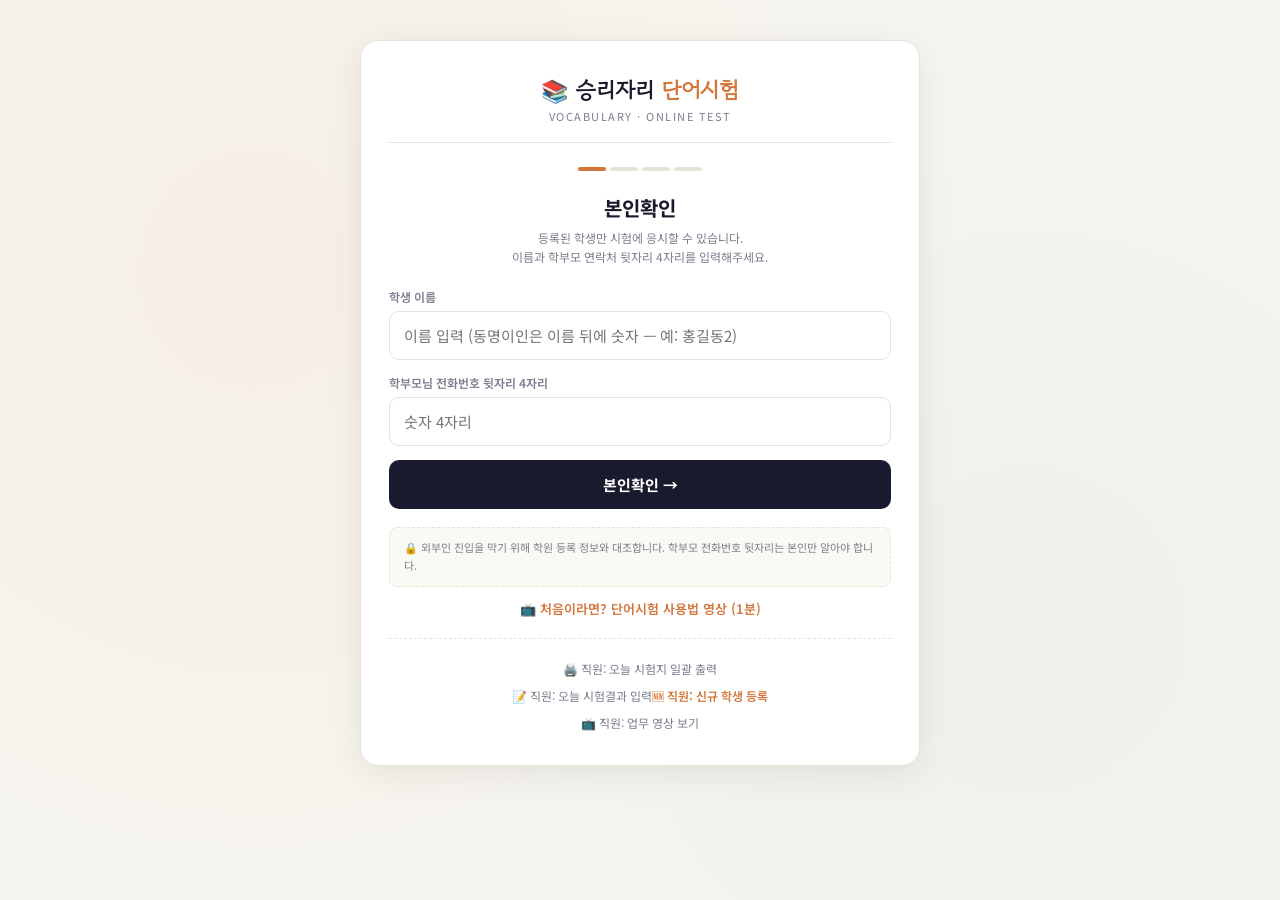
<file: wordtest/index.html>
<!DOCTYPE html>
<html lang="ko">
<head>
<meta charset="UTF-8">
<meta name="viewport" content="width=device-width, initial-scale=1.0">
<title>승리자리 단어시험 | 분당 이매동 관리형 스터디센터 영단어 온라인시험</title>

<!-- ═══ 네이버·구글 SEO ═══ -->
<meta name="description"        content="이매동 승리자리 관리형 스터디센터 영단어 온라인시험 — 수능2000, 하이스트, 하이퍼, 어휘끝 등 직접 응시. 틀린 단어는 오답노트에 자동 저장.">
<meta name="keywords"           content="이매동스터디센터, 관리형스터디센터, 영단어시험, 수능단어, 승리자리, 분당스터디센터, 이매동관리형스터디센터, 단어테스트, 수능2000, 어휘끝">
<meta name="robots" content="noindex, nofollow">
<meta name="author"             content="승리자리 관리형 스터디센터">
<link rel="canonical"           href="https://www.victoryzone.co.kr/wordtest/">

<!-- ═══ Open Graph (카카오·카톡 공유 미리보기) ═══ -->
<meta property="og:type"        content="website">
<meta property="og:title"       content="승리자리 단어시험 | 분당 이매동 관리형 스터디센터">
<meta property="og:description" content="분당 이매동 관리형 스터디센터 영단어 온라인시험. 수능2000·하이스트·하이퍼 등 본인 단어장으로 바로 응시하세요.">
<meta property="og:url"         content="https://www.victoryzone.co.kr/wordtest/">
<meta property="og:site_name"   content="승리자리 관리형 스터디센터">
<meta property="og:locale"      content="ko_KR">
<link href="https://fonts.googleapis.com/css2?family=Gowun+Dodum&family=Noto+Sans+KR:wght@400;500;600;700;800&family=JetBrains+Mono:wght@500;700&display=swap" rel="stylesheet">
<style>
  * { box-sizing: border-box; margin: 0; padding: 0; }
  :root {
    --bg: #f7f5ef;
    --paper: #ffffff;
    --ink: #1a1a2e;
    --muted: #7d7d8e;
    --line: #e6e3d8;
    --accent: #d4753a;
    --accent-dark: #b85f29;
    --success: #5a8a52;
    --success-bg: #eef6ec;
    --error: #c84f4f;
    --error-bg: #fceeec;
    --warn: #b8860b;
    --warn-bg: #fff4d6;
    --7f: #d4753a;
    --8f: #5e7eb6;
    --gold: #d4af37;
  }
  body {
    background: var(--bg);
    color: var(--ink);
    font-family: 'Noto Sans KR', sans-serif;
    min-height: 100vh;
    padding: 16px;
    background-image:
      radial-gradient(circle at 20% 30%, rgba(212, 117, 58, 0.05), transparent 50%),
      radial-gradient(circle at 80% 70%, rgba(94, 126, 182, 0.05), transparent 50%);
  }

  .container {
    background: var(--paper);
    border-radius: 18px;
    padding: 32px 28px;
    max-width: 560px;
    width: 100%;
    margin: 24px auto;
    box-shadow: 0 8px 36px rgba(0, 0, 0, 0.08);
    border: 1px solid var(--line);
  }

  /* ── Brand ── */
  .brand {
    text-align: center;
    margin-bottom: 24px;
    padding-bottom: 18px;
    border-bottom: 1px solid var(--line);
  }
  .brand .logo {
    font-family: 'Gowun Dodum', serif;
    font-size: 22px;
    font-weight: 700;
  }
  .brand .logo .em { color: var(--accent); }
  .brand .sub {
    font-size: 11px;
    color: var(--muted);
    letter-spacing: 1.5px;
    margin-top: 3px;
  }
  .brand .student-badge {
    display: none;
    margin-top: 12px;
    padding: 8px 14px;
    background: var(--success-bg);
    border: 1px solid #d2e6cf;
    border-radius: 100px;
    font-size: 12px;
    color: var(--success);
    font-weight: 600;
  }
  .brand .student-badge.show { display: inline-block; }
  .brand .student-badge .x {
    margin-left: 8px;
    cursor: pointer;
    opacity: 0.6;
  }
  .brand .student-badge .x:hover { opacity: 1; }

  /* ── Step indicator ── */
  .steps {
    display: flex;
    justify-content: center;
    gap: 4px;
    margin-bottom: 22px;
  }
  .steps .dot {
    width: 28px;
    height: 4px;
    background: var(--line);
    border-radius: 2px;
    transition: background 0.3s;
  }
  .steps .dot.active { background: var(--accent); }
  .steps .dot.done { background: var(--success); }

  h1 {
    font-size: 20px;
    font-weight: 700;
    text-align: center;
    margin-bottom: 6px;
  }
  .hint {
    font-size: 12px;
    color: var(--muted);
    text-align: center;
    margin-bottom: 22px;
    line-height: 1.6;
  }

  /* ── Step Sections ── */
  .step { display: none; animation: fadeIn 0.3s ease; }
  .step.active { display: block; }
  @keyframes fadeIn {
    from { opacity: 0; transform: translateY(8px); }
    to { opacity: 1; transform: translateY(0); }
  }

  /* ── 층 선택 ── */
  .floor-row {
    display: grid;
    grid-template-columns: 1fr 1fr;
    gap: 10px;
    margin-bottom: 16px;
  }
  .floor-btn {
    background: var(--paper);
    border: 2px solid var(--line);
    border-radius: 12px;
    padding: 18px 12px;
    cursor: pointer;
    text-align: center;
    transition: all 0.18s ease;
  }
  .floor-btn .ic { font-size: 24px; margin-bottom: 4px; }
  .floor-btn .ttl { font-size: 14px; font-weight: 700; }
  .floor-btn .sub { font-size: 11px; color: var(--muted); margin-top: 2px; }
  .floor-btn:hover { border-color: var(--muted); transform: translateY(-1px); }
  .floor-btn[data-floor="7층"].active {
    border-color: var(--7f);
    background: rgba(212, 117, 58, 0.07);
  }
  .floor-btn[data-floor="3층"].active {
    border-color: var(--8f);
    background: rgba(94, 126, 182, 0.07);
  }

  /* ── 입력 필드 ── */
  .field { margin-bottom: 14px; }
  .field label {
    display: block;
    font-size: 12px;
    color: var(--muted);
    margin-bottom: 6px;
    font-weight: 600;
  }
  .field input, .field select {
    width: 100%;
    padding: 13px 14px;
    border: 1.5px solid var(--line);
    border-radius: 10px;
    font-size: 15px;
    font-family: inherit;
    color: var(--ink);
    background: var(--paper);
    transition: border 0.15s;
  }
  .field input:focus, .field select:focus {
    outline: none;
    border-color: var(--accent);
  }
  .field .field-row {
    display: grid;
    grid-template-columns: 1fr 1fr;
    gap: 10px;
  }

  /* ── 버튼 ── */
  .btn {
    width: 100%;
    border: none;
    padding: 14px;
    border-radius: 10px;
    font-size: 15px;
    font-weight: 700;
    cursor: pointer;
    transition: all 0.18s;
    font-family: inherit;
  }
  .btn-primary {
    background: var(--ink);
    color: white;
  }
  .btn-primary:hover { background: #2d2d4a; }
  .btn-primary:disabled { background: #aaa; cursor: not-allowed; }
  .btn-secondary {
    background: transparent;
    border: 1.5px solid var(--line);
    color: var(--muted);
    margin-top: 8px;
  }
  .btn-secondary:hover { background: var(--bg); }
  .btn-accent {
    background: var(--accent);
    color: white;
  }
  .btn-accent:hover { background: var(--accent-dark); }

  /* ── 메시지 ── */
  .msg {
    margin-top: 14px;
    padding: 11px 14px;
    border-radius: 8px;
    font-size: 13px;
    line-height: 1.5;
    display: none;
  }
  .msg.error {
    background: var(--error-bg);
    color: var(--error);
    border: 1px solid #f4d3d0;
    display: block;
  }
  .msg.success {
    background: var(--success-bg);
    color: var(--success);
    border: 1px solid #d2e6cf;
    display: block;
  }

  /* ── 보안 노티 ── */
  .security-note {
    margin-top: 18px;
    padding: 11px 14px;
    background: #fafaf5;
    border: 1px dashed var(--line);
    border-radius: 8px;
    font-size: 11px;
    color: var(--muted);
    line-height: 1.6;
  }
  .security-note .lock { color: var(--accent); }

  /* ── 로딩 ── */
  .loading {
    display: inline-block;
    width: 14px;
    height: 14px;
    border: 2px solid rgba(255, 255, 255, 0.4);
    border-top-color: white;
    border-radius: 50%;
    animation: spin 0.8s linear infinite;
    margin-right: 6px;
    vertical-align: middle;
  }
  @keyframes spin { to { transform: rotate(360deg); } }

  /* ── 시험 응시 화면 ── */
  .test-header {
    display: flex;
    justify-content: space-between;
    align-items: center;
    padding: 14px 16px;
    background: var(--ink);
    color: white;
    border-radius: 10px;
    margin-bottom: 16px;
    font-size: 12px;
  }
  .test-header .timer {
    font-family: 'JetBrains Mono', monospace;
    font-size: 18px;
    font-weight: 700;
    color: var(--gold);
  }
  .progress {
    height: 6px;
    background: var(--line);
    border-radius: 3px;
    overflow: hidden;
    margin-bottom: 24px;
  }
  .progress-bar {
    height: 100%;
    background: var(--accent);
    transition: width 0.4s ease;
  }
  .question-num {
    font-size: 12px;
    color: var(--muted);
    text-align: center;
    margin-bottom: 8px;
    letter-spacing: 1px;
  }
  .question {
    font-family: 'JetBrains Mono', monospace;
    font-size: 32px;
    font-weight: 700;
    text-align: center;
    padding: 28px 16px;
    background: var(--bg);
    border-radius: 12px;
    margin-bottom: 18px;
    color: var(--ink);
    word-break: break-all;
  }
  .question .ko { font-family: 'Noto Sans KR'; font-size: 20px; font-weight: 600; }
  .choices {
    display: grid;
    gap: 8px;
    margin-bottom: 16px;
  }
  .choice {
    padding: 14px 16px;
    background: var(--paper);
    border: 1.5px solid var(--line);
    border-radius: 10px;
    cursor: pointer;
    font-size: 14px;
    text-align: left;
    transition: all 0.15s;
    display: flex;
    align-items: center;
    gap: 12px;
    font-family: inherit;
    color: var(--ink);
  }
  .choice .idx {
    width: 24px;
    height: 24px;
    background: var(--line);
    color: var(--muted);
    border-radius: 50%;
    display: flex;
    align-items: center;
    justify-content: center;
    font-size: 12px;
    font-weight: 700;
    flex-shrink: 0;
  }
  .choice:hover {
    border-color: var(--accent);
    background: rgba(212, 117, 58, 0.04);
  }
  .choice.selected {
    border-color: var(--accent);
    background: rgba(212, 117, 58, 0.08);
  }
  .choice.selected .idx {
    background: var(--accent);
    color: white;
  }
  .test-actions {
    display: grid;
    grid-template-columns: 1fr 2fr;
    gap: 8px;
  }
  .test-actions .btn { margin-top: 0; }

  /* ─── 오늘의 시험 화면 (STEP today) ─── */
  .today-card {
    border: 2px solid var(--line);
    border-radius: 16px;
    padding: 20px 20px 16px;
    margin-bottom: 14px;
    background: linear-gradient(135deg, #fff 0%, #fefbf5 100%);
    transition: all 0.18s;
  }
  .today-card.has-schedule {
    border-color: var(--accent);
    background: linear-gradient(135deg, #fff 0%, #fff4eb 100%);
  }
  .today-card.completed {
    border-color: var(--success);
    background: #f0f9f3;
    opacity: 0.78;
  }
  .today-card .tc-head {
    display: flex;
    align-items: center;
    justify-content: space-between;
    margin-bottom: 10px;
  }
  .today-card .tc-book {
    font-size: 18px;
    font-weight: 700;
    color: var(--ink);
  }
  .today-card .tc-time {
    font-size: 12px;
    color: var(--muted);
    background: var(--paper);
    padding: 3px 10px;
    border-radius: 12px;
    font-weight: 600;
  }
  .today-card .tc-days {
    display: flex;
    align-items: center;
    gap: 8px;
    margin-bottom: 12px;
    font-size: 15px;
    color: var(--ink);
  }
  .today-card .tc-days b {
    color: var(--accent);
    font-size: 17px;
  }
  .today-card .tc-meta {
    font-size: 12px;
    color: var(--muted);
    margin-bottom: 14px;
    line-height: 1.6;
  }
  .today-card .tc-actions {
    display: grid;
    grid-template-columns: 2fr 1fr;
    gap: 8px;
  }
  .today-card .tc-actions button {
    padding: 12px 14px;
    font-size: 14px;
    margin: 0;
  }
  .today-card.completed .tc-actions { display: none; }
  .today-card .tc-status {
    margin-top: 8px;
    padding: 8px 12px;
    background: rgba(0,0,0,0.04);
    border-radius: 8px;
    font-size: 12px;
    color: var(--muted);
    text-align: center;
  }
  .today-empty {
    text-align: center;
    padding: 24px 16px;
    color: var(--muted);
    border: 1.5px dashed var(--line);
    border-radius: 12px;
    margin-bottom: 14px;
  }
  .today-empty .te-icon { font-size: 36px; margin-bottom: 8px; }

  /* ── 미루기 모달 ── */
  .postpone-modal {
    position: fixed;
    inset: 0;
    background: rgba(0,0,0,0.4);
    display: none;
    align-items: center;
    justify-content: center;
    z-index: 100;
    padding: 20px;
  }
  .postpone-modal.show { display: flex; }
  .postpone-modal .pm-box {
    background: white;
    border-radius: 16px;
    padding: 24px 20px;
    max-width: 360px;
    width: 100%;
    box-shadow: 0 12px 48px rgba(0,0,0,0.2);
  }
  .postpone-modal h3 {
    margin: 0 0 6px;
    font-size: 17px;
    color: var(--ink);
  }
  .postpone-modal .pm-sub {
    font-size: 12px;
    color: var(--muted);
    margin-bottom: 14px;
  }
  .postpone-modal textarea {
    width: 100%;
    padding: 12px;
    border: 1.5px solid var(--line);
    border-radius: 8px;
    font-family: inherit;
    font-size: 13px;
    color: var(--ink);
    background: var(--paper);
    box-sizing: border-box;
    resize: vertical;
    min-height: 72px;
    margin-bottom: 12px;
  }
  .postpone-modal textarea:focus { outline: none; border-color: var(--accent); }
  .postpone-modal .pm-btns {
    display: grid;
    grid-template-columns: 1fr 1fr;
    gap: 8px;
  }
  .postpone-modal .pm-btns button {
    padding: 10px;
    margin: 0;
    font-size: 13px;
  }

  /* ─── 직원용 일괄 출력 화면 (STEP batch-print) ─── */
  .batch-filters {
    display: flex;
    flex-direction: column;
    gap: 10px;
    margin: 14px 0 16px;
    padding: 12px;
    background: var(--paper);
    border-radius: 10px;
  }
  .batch-filter-row {
    display: flex;
    align-items: center;
    gap: 6px;
  }
  .batch-filter-row .bf-label {
    font-size: 12px;
    color: var(--muted);
    font-weight: 600;
    min-width: 52px;
  }
  .batch-filter-row .bf-btn {
    flex: 1;
    padding: 8px 10px;
    border: 1.5px solid var(--line);
    background: white;
    border-radius: 8px;
    font-size: 13px;
    color: var(--ink);
    cursor: pointer;
    transition: all 0.15s;
  }
  .batch-filter-row .bf-btn:hover { border-color: var(--accent); }
  .batch-filter-row .bf-btn.active {
    background: var(--accent);
    border-color: var(--accent);
    color: white;
    font-weight: 600;
  }
  .batch-counter {
    display: flex;
    justify-content: space-between;
    align-items: center;
    padding: 10px 12px;
    background: #fff4eb;
    border-radius: 8px;
    margin-bottom: 12px;
    font-size: 13px;
  }
  .batch-counter .bc-label { color: var(--ink); font-weight: 600; }
  .batch-counter .bc-toggle {
    background: transparent;
    border: 1px solid var(--accent);
    color: var(--accent);
    padding: 5px 12px;
    border-radius: 6px;
    font-size: 12px;
    cursor: pointer;
    font-weight: 600;
  }
  .batch-counter .bc-toggle:hover { background: var(--accent); color: white; }
  .batch-list { display: flex; flex-direction: column; gap: 6px; margin-bottom: 16px; }
  .batch-item {
    display: flex;
    align-items: center;
    gap: 12px;
    padding: 10px 12px;
    border: 1.5px solid var(--line);
    border-radius: 10px;
    background: white;
    cursor: pointer;
    transition: all 0.15s;
  }
  .batch-item:hover { border-color: var(--accent); background: #fffaf5; }
  .batch-item.selected {
    border-color: var(--accent);
    background: #fff4eb;
  }
  .batch-item input[type="checkbox"] {
    width: 18px;
    height: 18px;
    cursor: pointer;
    accent-color: var(--accent);
  }
  .batch-item .bi-num {
    font-size: 11px;
    color: var(--muted);
    min-width: 20px;
    text-align: right;
    font-variant-numeric: tabular-nums;
  }
  .batch-item .bi-main { flex: 1; min-width: 0; }
  .batch-item .bi-name {
    font-size: 14px;
    font-weight: 700;
    color: var(--ink);
    margin-bottom: 2px;
  }
  .batch-item .bi-name .bi-seat {
    font-size: 11px;
    color: var(--muted);
    font-weight: 500;
    margin-left: 4px;
  }
  .batch-item .bi-detail {
    font-size: 12px;
    color: var(--muted);
  }
  .batch-item .bi-detail b { color: var(--ink); font-weight: 600; }
  .batch-actions {
    display: flex;
    flex-direction: column;
    gap: 8px;
    padding-top: 12px;
    border-top: 1.5px solid var(--line);
  }
  .batch-actions .btn { margin-top: 0; }
  .batch-empty {
    text-align: center;
    padding: 32px 16px;
    color: var(--muted);
    border: 1.5px dashed var(--line);
    border-radius: 12px;
    margin-bottom: 12px;
  }
  .batch-empty .be-icon { font-size: 36px; margin-bottom: 8px; }
  .batch-loading {
    text-align: center;
    padding: 20px;
    color: var(--muted);
  }

  /* 인쇄 시험지 (일괄): 학생별 페이지 분리용
     인쇄 시 화면 제어는 아래쪽 @media print 블록에서 통합 처리 */
  .batch-sheet {
    page-break-after: always;
    padding: 14px;
  }
  .batch-sheet:last-child { page-break-after: auto; }
  @media print {
    .batch-sheet {
      padding: 3mm 5mm 0mm;
      font-size: 10px;
    }
    /* 빈 페이지 방지 보강 */
    .batch-sheet:last-child {
      page-break-after: auto !important;
      padding-bottom: 0 !important;
      margin-bottom: 0 !important;
    }
    .batch-sheet > *:last-child,
    #step-batch-print-output > *:last-child,
    #printable > *:last-child,
    .printable > *:last-child {
      page-break-after: auto !important;
      margin-bottom: 0 !important;
    }
    #step-batch-print-output, #printable, .printable {
      margin-bottom: 0 !important;
      padding-bottom: 0 !important;
    }
    html, body { height: auto !important; }
  }
  @page { size: A4; margin: 4mm 5mm 0mm; }

  /* ─── 신청 폼 (STEP apply) ─── */
  .apply-radio-row {
    display: grid;
    grid-template-columns: repeat(2, 1fr);
    gap: 8px;
  }
  .apply-radio-row.cols-4 {
    grid-template-columns: repeat(4, 1fr);
  }
  .apply-radio {
    display: block;
    cursor: pointer;
    position: relative;
  }
  .apply-radio input { position: absolute; opacity: 0; pointer-events: none; }
  .apply-radio .ar-label {
    display: block;
    text-align: center;
    padding: 12px 8px;
    border: 1.5px solid var(--line);
    border-radius: 10px;
    background: white;
    font-size: 13px;
    transition: all 0.15s;
    line-height: 1.3;
  }
  .apply-radio .ar-label small {
    color: var(--muted);
    font-size: 10px;
  }
  .apply-radio:hover .ar-label { border-color: var(--accent); }
  .apply-radio input:checked + .ar-label {
    background: var(--accent);
    border-color: var(--accent);
    color: white;
  }
  .apply-radio input:checked + .ar-label small { color: rgba(255,255,255,0.85); }

  .apply-day-row {
    display: grid;
    grid-template-columns: repeat(7, 1fr);
    gap: 4px;
  }
  .apply-day {
    display: block;
    cursor: pointer;
    position: relative;
  }
  .apply-day input { position: absolute; opacity: 0; pointer-events: none; }
  .apply-day span {
    display: block;
    text-align: center;
    padding: 10px 0;
    border: 1.5px solid var(--line);
    border-radius: 8px;
    background: white;
    font-size: 14px;
    font-weight: 600;
    color: var(--ink);
    transition: all 0.15s;
  }
  .apply-day:hover span { border-color: var(--accent); }
  .apply-day input:checked + span {
    background: var(--accent);
    border-color: var(--accent);
    color: white;
  }

  .apply-summary {
    background: #fff4eb;
    border: 1.5px solid var(--accent);
    border-radius: 12px;
    padding: 14px 16px;
    margin: 16px 0;
    font-size: 13px;
    line-height: 1.65;
    color: var(--ink);
  }
  .apply-summary .as-title {
    font-weight: 700;
    margin-bottom: 6px;
    color: var(--accent);
  }
  .apply-summary b { color: var(--ink); }

  /* ── 주관식 입력란 (온라인 시험) ── */
  .answer-input-wrap {
    margin-bottom: 16px;
  }
  .answer-input {
    width: 100%;
    padding: 18px 20px;
    font-size: 22px;
    font-weight: 600;
    border: 2px solid var(--line);
    border-radius: 12px;
    background: var(--paper);
    color: var(--ink);
    font-family: inherit;
    text-align: center;
    transition: all 0.15s;
    box-sizing: border-box;
  }
  .answer-input:focus {
    outline: none;
    border-color: var(--accent);
    background: rgba(212, 117, 58, 0.04);
  }
  .answer-input-hint {
    text-align: center;
    color: var(--muted);
    font-size: 12px;
    margin-top: 6px;
  }

  /* ── 답안 입력 화면용 주관식 그리드 ── */
  .ai-grid-text {
    display: grid;
    grid-template-columns: 1fr;
    gap: 10px;
    margin-bottom: 16px;
  }
  .ai-cell-text {
    display: grid;
    grid-template-columns: 40px 1fr 2fr;
    gap: 10px;
    align-items: center;
    padding: 8px;
    background: var(--paper);
    border: 1px solid var(--line);
    border-radius: 8px;
  }
  .ai-cell-text .n {
    font-weight: 700;
    color: var(--muted);
    text-align: center;
    font-size: 13px;
  }
  .ai-cell-text .en {
    font-weight: 600;
    color: var(--ink);
    font-size: 15px;
  }
  .ai-cell-text input {
    padding: 8px 10px;
    border: 1.5px solid var(--line);
    border-radius: 6px;
    font-family: inherit;
    font-size: 14px;
    background: white;
    color: var(--ink);
    width: 100%;
    box-sizing: border-box;
  }
  .ai-cell-text input:focus {
    outline: none;
    border-color: var(--accent);
  }

  /* ── 결과 화면 ── */
  .result-hero {
    text-align: center;
    padding: 28px 0 20px;
  }
  .result-hero .badge {
    width: 88px;
    height: 88px;
    border-radius: 50%;
    margin: 0 auto 14px;
    display: flex;
    align-items: center;
    justify-content: center;
    font-size: 40px;
    color: white;
  }
  .result-hero .badge.gold { background: linear-gradient(135deg, #f3c969, #d4af37); }
  .result-hero .badge.green { background: var(--success); }
  .result-hero .badge.orange { background: var(--accent); }
  .result-hero .badge.red { background: var(--error); }
  .result-hero .score {
    font-family: 'Playfair Display', 'Gowun Dodum', serif;
    font-size: 52px;
    font-weight: 800;
    line-height: 1;
  }
  .result-hero .score .max {
    font-size: 18px;
    color: var(--muted);
    font-weight: 400;
  }
  .result-hero .grade {
    font-size: 14px;
    color: var(--muted);
    margin-top: 4px;
    letter-spacing: 1px;
  }
  .result-stats {
    display: grid;
    grid-template-columns: 1fr 1fr 1fr;
    gap: 10px;
    margin-bottom: 18px;
  }
  .stat {
    background: var(--bg);
    padding: 14px 8px;
    border-radius: 10px;
    text-align: center;
  }
  .stat .num {
    font-size: 22px;
    font-weight: 700;
    font-family: 'JetBrains Mono', monospace;
  }
  .stat .num.green { color: var(--success); }
  .stat .num.red { color: var(--error); }
  .stat .lbl {
    font-size: 11px;
    color: var(--muted);
    margin-top: 2px;
  }

  .feedback-box {
    background: #fafaf5;
    border: 1px solid var(--line);
    border-radius: 10px;
    padding: 16px;
    margin-bottom: 14px;
    font-size: 13px;
    line-height: 1.7;
    white-space: pre-wrap;
  }
  .wrong-words {
    background: var(--error-bg);
    border: 1px solid #f4d3d0;
    border-radius: 10px;
    padding: 14px 16px;
    margin-bottom: 14px;
  }
  .wrong-words h4 {
    font-size: 12px;
    color: var(--error);
    margin-bottom: 8px;
    font-weight: 700;
  }
  .wrong-words .item {
    display: inline-block;
    margin: 3px 4px 0 0;
    padding: 4px 10px;
    background: white;
    border: 1px solid #f4d3d0;
    border-radius: 100px;
    font-size: 12px;
    color: var(--error);
  }

  @media (max-width: 480px) {
    .container { padding: 22px 18px; }
    .question { font-size: 26px; padding: 22px 12px; }
    .result-hero .score { font-size: 42px; }
  }

  /* ════════════════════════════════════════════════════════════ */
  /* ── 오프라인 시험지 (인쇄용) ──                                  */
  /* ════════════════════════════════════════════════════════════ */

  .print-toolbar {
    display: flex;
    gap: 8px;
    margin-bottom: 16px;
    flex-wrap: wrap;
  }
  .print-toolbar .btn { margin-top: 0; flex: 1; min-width: 120px; }

  .printable {
    background: white;
    border: 1px solid var(--line);
    border-radius: 10px;
    padding: 24px 22px;
    margin-bottom: 14px;
    color: #111;
    font-size: 13px;
    line-height: 1.6;
  }

  .ts-head {
    border-bottom: 2px solid #111;
    padding-bottom: 10px;
    margin-bottom: 14px;
  }
  .ts-head .ttl {
    font-size: 18px;
    font-weight: 800;
    margin-bottom: 4px;
  }
  .ts-head .sub {
    font-size: 12px;
    color: #555;
  }
  .ts-meta-grid {
    display: grid;
    grid-template-columns: 1fr 1fr;
    gap: 6px 14px;
    font-size: 12px;
    margin-top: 8px;
    color: #333;
  }
  .ts-meta-grid b { color: #111; font-weight: 700; }

  .ts-q {
    display: grid;
    grid-template-columns: 28px 1fr;
    column-gap: 8px;
    padding: 8px 0;
    border-bottom: 1px dashed #ddd;
    page-break-inside: avoid;
    break-inside: avoid;
  }
  .ts-q:last-child { border-bottom: none; }
  .ts-q .qno {
    font-weight: 800;
    color: #111;
    font-family: 'JetBrains Mono', monospace;
  }
  .ts-q .qword {
    font-family: 'JetBrains Mono', monospace;
    font-weight: 700;
    font-size: 15px;
    margin-bottom: 4px;
    color: #111;
  }
  .ts-q .qopts {
    display: grid;
    grid-template-columns: 1fr 1fr;
    gap: 2px 14px;
    font-size: 12px;
    color: #222;
  }
  .ts-q .qopts .op { padding: 1px 0; }

  /* 학생용 OMR 답안란 */
  .ts-omr {
    margin-top: 20px;
    padding: 12px;
    border: 1px solid #111;
    border-radius: 6px;
  }
  .ts-omr h4 {
    font-size: 12px;
    font-weight: 800;
    margin-bottom: 8px;
    text-align: center;
    color: #111;
  }
  .ts-omr-grid {
    display: grid;
    grid-template-columns: repeat(10, 1fr);
    gap: 4px;
    font-size: 10px;
    font-family: 'JetBrains Mono', monospace;
  }
  .ts-omr-cell {
    text-align: center;
    border: 1px solid #ccc;
    padding: 3px 0;
    border-radius: 3px;
  }
  .ts-omr-cell .n { font-weight: 700; color: #111; display: block; }
  .ts-omr-cell .b { color: #888; }

  /* 정답표 (새 페이지) */
  .ts-answer-key {
    margin-top: 22px;
    padding: 16px;
    border: 2px dashed #c84f4f;
    border-radius: 8px;
    background: #fff7f5;
    page-break-before: always;
    break-before: page;
  }
  .ts-answer-key h3 {
    color: #c84f4f;
    margin-bottom: 8px;
    font-size: 14px;
  }
  .ts-answer-key .ak-grid {
    display: grid;
    grid-template-columns: repeat(5, 1fr);
    gap: 4px 8px;
    font-family: 'JetBrains Mono', monospace;
    font-size: 12px;
    color: #333;
  }
  .ts-answer-key .ak-grid .ak {
    background: white;
    border: 1px solid #f4d3d0;
    padding: 4px 6px;
    border-radius: 4px;
  }
  .ts-answer-key .ak b { color: #c84f4f; }

  /* ── 답안 입력 화면 (오프라인 채점용) ── */
  .ai-grid {
    display: grid;
    grid-template-columns: repeat(5, 1fr);
    gap: 8px;
    margin-bottom: 14px;
  }
  .ai-cell {
    border: 1.5px solid var(--line);
    border-radius: 8px;
    padding: 8px 4px;
    text-align: center;
    background: var(--paper);
  }
  .ai-cell .n {
    font-size: 11px;
    color: var(--muted);
    font-weight: 700;
    margin-bottom: 4px;
    font-family: 'JetBrains Mono', monospace;
  }
  .ai-cell .opts {
    display: grid;
    grid-template-columns: 1fr 1fr;
    gap: 2px;
  }
  .ai-cell .opt {
    cursor: pointer;
    padding: 4px 0;
    border: 1px solid var(--line);
    border-radius: 4px;
    font-size: 11px;
    color: var(--muted);
    background: white;
    user-select: none;
    transition: all 0.1s;
  }
  .ai-cell .opt:hover { border-color: var(--accent); }
  .ai-cell .opt.sel {
    background: var(--accent);
    color: white;
    border-color: var(--accent);
    font-weight: 700;
  }
  .ai-progress {
    text-align: center;
    font-size: 12px;
    color: var(--muted);
    margin-bottom: 10px;
  }

  /* ── 인쇄용: 시험지만 보이게 ── */
  @media print {
    @page {
      size: A4;
      margin: 4mm 5mm 0mm;
    }
    body {
      background: white !important;
      background-image: none !important;
      padding: 0 !important;
      color: #000 !important;
      font-size: 13px;
    }
    .container {
      box-shadow: none !important;
      border: none !important;
      border-radius: 0 !important;
      padding: 0 !important;
      margin: 0 !important;
      max-width: none !important;
    }
    .brand, .steps, .print-toolbar, .step:not(#step-print):not(#step-batch-print-output),
    .btn, .field, .msg, .security-note, h1, .hint {
      display: none !important;
    }
    #step-print { display: block !important; }
    #step-batch-print-output { display: block !important; }
    /* batch 인쇄 시 토구바/안내 숨김 (인쇄물에 안 보이게) */
    #step-batch-print-output > .print-toolbar,
    #step-batch-print-output > div[style*="text-align: center"] {
      display: none !important;
    }
    /* batch-sheet는 보이게 (위 .step:not(...)와 함께 작동) */
    #step-batch-print-output .batch-sheet { display: block !important; }
    .printable {
      border: none !important;
      padding: 0 !important;
      margin: 0 !important;
      background: white !important;
    }
    .ts-q { break-inside: avoid; page-break-inside: avoid; }
    .ts-answer-key { page-break-before: auto; break-before: auto; }
   /* ===== 빈 페이지 / 단어 한 개 넘침 방지 ===== */
  /* 마지막 시험지 뒤 강제 페이지나누기 완전 제거 */
  .batch-sheet:last-child,
  .batch-sheet:last-child .ts-answer-key {
    page-break-after: auto !important;
    break-after: auto !important;
    margin-bottom: 0 !important;
    padding-bottom: 0 !important;
  }
  .batch-sheet > *:last-child,
  #step-batch-print-output > *:last-child,
  #step-print > *:last-child {
    page-break-after: auto !important;
    break-after: auto !important;
    margin-bottom: 0 !important;
  }
  /* 컨테이너 하단 여백 제거 — 경계 밀림 방지 */
  #step-batch-print-output, #step-print, .container, .printable {
    margin-bottom: 0 !important;
    padding-bottom: 0 !important;
  }
  html, body { height: auto !important; }

  /* 단어 목록을 더 촘촘하게 — 한 장에 더 담기게 */
  .ts-q-list, #p-q-list, .ak-grid, #p-ak-grid {
    column-gap: 8px !important;
    row-gap: 0 !important;
  }
  .ts-q-list > *, #p-q-list > *,
  .ak-grid > *, #p-ak-grid > * {
    margin: 0 !important;
    padding: 0px 0 !important;
    line-height: 1.15 !important;
  }
   .batch-sheet:last-child {
    page-break-after: auto !important;
    padding-bottom: 0 !important;
    margin-bottom: 0 !important;
  }
  .batch-sheet > *:last-child,
  #step-batch-print-output > *:last-child,
  #step-print > *:last-child {
    page-break-after: auto !important;
    margin-bottom: 0 !important;
  }
  html, body { height: auto !important; }
  }
 /* ─── 탭 메뉴 (단어시험 / 오답노트) ─── */
.tab-menu {
  display: none;
  justify-content: center;
  gap: 8px;
  margin: 12px 0 0;
}
.tab-menu.show { display: flex; }
.tab-btn {
  padding: 7px 20px;
  border: 1.5px solid var(--line);
  border-radius: 20px;
  background: transparent;
  color: var(--muted);
  font-size: 13px;
  font-weight: 600;
  cursor: pointer;
  font-family: inherit;
  transition: all 0.18s;
}
.tab-btn.active {
  background: var(--ink);
  color: white;
  border-color: var(--ink);
}
.tab-btn:hover:not(.active) { border-color: var(--muted); }

/* ─── 오답노트 전용 스텝 ─── */
.wn-step { display: none; animation: fadeIn 0.3s ease; }
.wn-step.active { display: block; }

/* 오답노트 세션 카드 */
.session-card {
  border: 1.5px solid var(--line); border-radius: 14px; padding: 16px;
  margin-bottom: 10px; background: white; transition: border-color 0.15s;
}
.session-card:hover { border-color: var(--accent); }
.session-head { display: flex; justify-content: space-between; align-items: flex-start; margin-bottom: 8px; }
.session-book { font-size: 15px; font-weight: 700; color: var(--ink); }
.session-day { font-size: 12px; color: var(--muted); }
.session-date { font-size: 11px; color: var(--muted); white-space: nowrap; margin-left: 8px; }
.session-stats { font-size: 12px; color: var(--muted); margin-bottom: 10px; }
.session-stats b { color: var(--ink); }
.session-stats .score-bad { color: var(--error); }
.word-chips { display: flex; flex-wrap: wrap; gap: 4px; margin-bottom: 12px; }
.word-chip {
  background: var(--error-bg); color: var(--error); border-radius: 100px;
  padding: 3px 10px; font-size: 11px; font-family: 'JetBrains Mono', monospace;
}
.word-more { font-size: 11px; color: var(--muted); padding: 3px 6px; }
.session-actions { display: grid; grid-template-columns: 2fr 1fr; gap: 8px; }
.session-actions .btn { margin: 0; padding: 10px; font-size: 13px; }
/* 오답노트 목록 - 컨테이너 안에 가두기 */
#wn-step-note {
  max-width: 560px;
  margin: 0 auto;
}
.all-retake-banner {
  background: linear-gradient(135deg, #fff4eb, #fff);
  border: 2px solid var(--accent); border-radius: 14px;
  padding: 20px 16px; margin-bottom: 16px; text-align: center;
}
.ar-title { font-size: 16px; font-weight: 700; margin-bottom: 4px; }
.ar-sub { font-size: 13px; color: var(--muted); margin-bottom: 12px; }
.empty-state { text-align: center; padding: 40px 20px; color: var(--muted); }
.empty-icon { font-size: 48px; margin-bottom: 12px; }
.empty-title { font-size: 17px; font-weight: 700; }

/* 오답 재시험 문제 화면 */
/* 오답 재시험 - 컨테이너 안에 가두기 */
#wn-step-test, #wn-step-result {
  background: var(--paper);
  border-radius: 18px;
  padding: 28px 24px;
  max-width: 560px;
  margin: 0 auto;
  box-shadow: 0 8px 36px rgba(0,0,0,0.08);
  border: 1px solid var(--line);
}
.wn-test-header {
  display: flex; justify-content: space-between; align-items: center;
  margin-bottom: 12px; font-size: 13px; color: var(--muted); font-weight: 600;
}
.wn-timer { font-family: 'JetBrains Mono', monospace; font-size: 15px; color: var(--ink); }
.wn-progress { height: 4px; background: var(--line); border-radius: 2px; margin-bottom: 20px; }
.wn-progress-bar { height: 100%; background: var(--accent); border-radius: 2px; transition: width 0.3s; width: 0%; }
.wn-qnum { font-size: 12px; color: var(--muted); margin-bottom: 8px; }
.wn-question { font-size: 32px; font-weight: 800; text-align: center; padding: 32px 0 28px; letter-spacing: 2px; color: var(--ink); }
 .wn-answer-input {
  width: 100%; padding: 14px; border: 2px solid var(--line); border-radius: 10px;
  font-size: 16px; font-family: inherit; text-align: center;
}
.wn-answer-input:focus { outline: none; border-color: var(--accent); }
.wn-answer-hint { text-align: center; font-size: 11px; color: var(--muted); margin-top: 6px; }
.wn-test-actions { display: grid; grid-template-columns: 1fr 1fr; gap: 8px; margin-top: 16px; }

/* 오답 재시험 결과 */
.wn-result-hero { text-align: center; padding: 24px 0 16px; }
.wn-result-hero .badge { font-size: 48px; margin-bottom: 8px; }
.wn-score { font-size: 52px; font-weight: 800; }
.wn-score .max { font-size: 18px; color: var(--muted); font-weight: 400; }
.wn-grade { font-size: 13px; color: var(--muted); font-weight: 600; letter-spacing: 2px; margin-top: 4px; }
.wn-result-stats { display: grid; grid-template-columns: repeat(3, 1fr); gap: 8px; margin-bottom: 16px; }
.wn-stat { background: var(--bg); border-radius: 10px; padding: 12px; text-align: center; }
.wn-stat .num { font-size: 22px; font-weight: 700; }
.wn-stat .lbl { font-size: 11px; color: var(--muted); margin-top: 2px; }
.wn-feedback-box { background: var(--bg); border-radius: 10px; padding: 14px; margin-bottom: 16px; font-size: 13px; line-height: 1.7; white-space: pre-line; }
.wn-wrong-box { border: 1.5px solid var(--error); border-radius: 10px; padding: 14px; margin-bottom: 16px; }
.wn-wrong-box h4 { font-size: 13px; margin-bottom: 8px; color: var(--error); }
.wn-item { display: inline-block; background: var(--error-bg); color: var(--error); border-radius: 6px; padding: 3px 8px; font-size: 12px; margin: 2px; }
</style>
</head>
<body>

<div class="container">

  <!-- ── Brand ── -->
  <div class="brand">
    <div class="logo">📚 승리자리 <span class="em">단어시험</span></div>
    <div class="sub">VOCABULARY · ONLINE TEST</div>
    <div class="student-badge" id="student-badge">
      <span id="student-badge-text"></span>
     <span class="x" onclick="logout()">✕ 로그아웃</span>
    </div>
  </div>
<div class="tab-menu" id="tab-menu">
    <button class="tab-btn active" id="tab-word" onclick="switchTab('word')">📚 단어시험</button>
    <button class="tab-btn" id="tab-note" onclick="switchTab('note')">📖 내 오답노트</button>
  </div>
  <!-- 진행 단계 -->
  <div class="steps">
    <div class="dot active" id="dot-1"></div>
    <div class="dot" id="dot-2"></div>
    <div class="dot" id="dot-3"></div>
    <div class="dot" id="dot-4"></div>
  </div>


  <!-- ══════════════════════════════════════════════════════════ -->
  <!-- STEP 1: 본인확인                                              -->
  <!-- ══════════════════════════════════════════════════════════ -->
  <div class="step active" id="step-1">
    <h1>본인확인</h1>
    <p class="hint">등록된 학생만 시험에 응시할 수 있습니다.<br>이름과 학부모 연락처 뒷자리 4자리를 입력해주세요.</p>

    <div class="floor-row">
      <div class="floor-btn" data-floor="3층" onclick="selectFloor('3층')">
        <div class="ic">📘</div>
        <div class="ttl">3층</div>
        <div class="sub">재학생</div>
      </div>
    </div>

    <div class="field">
      <label>학생 이름</label>
      <input type="text" id="name" placeholder="이름 입력 (동명이인은 이름 뒤에 숫자 — 예: 홍길동2)" autocomplete="off">
    </div>

    <div class="field">
      <label>학부모님 전화번호 뒷자리 4자리</label>
      <input type="tel" id="parentLast4" placeholder="숫자 4자리" maxlength="4" inputmode="numeric">
    </div>

    <button class="btn btn-primary" id="btn-verify" onclick="verifyStudent()">
      본인확인 →
    </button>

    <div class="msg" id="msg-1"></div>

    <div class="security-note">
      <span class="lock">🔒</span> 외부인 진입을 막기 위해 학원 등록 정보와 대조합니다.
      학부모 전화번호 뒷자리는 본인만 알아야 합니다.
    </div>

    <a href="/guide/#wordtest" style="display: block; text-align: center; margin-top: 12px; font-size: 13px; color: var(--accent); font-weight: 600; text-decoration: none;">
      📺 처음이라면? 단어시험 사용법 영상 (1분)
    </a>

    <!-- 직원용 일괄 출력 진입 -->
    <div style="margin-top: 20px; padding-top: 16px; border-top: 1px dashed var(--line); text-align: center;">
      <a href="#" onclick="event.preventDefault(); goBatchPrint();"
   style="font-size: 12px; color: var(--muted); text-decoration: none;">
  🖨️ 직원: 오늘 시험지 일괄 출력
</a>
<br>
<a href="https://www.victoryzone.co.kr/gradeinput/"
   style="font-size: 12px; color: var(--muted); text-decoration: none; display: inline-block; margin-top: 8px;">
  📝 직원: 오늘 시험결과 입력
 <br>
<a href="#" onclick="event.preventDefault(); goNewStudent();"
   style="font-size: 12px; color: var(--accent); text-decoration: none; display: inline-block; margin-top: 8px; font-weight: 600;">
  🆕 직원: 신규 학생 등록
</a>
</a>
<br>
<a href="/guide/staff/"
   style="font-size: 12px; color: var(--muted); text-decoration: none; display: inline-block; margin-top: 8px;">
  📺 직원: 업무 영상 보기
</a>
    </div>
  </div>


  <!-- ══════════════════════════════════════════════════════════ -->
  <!-- STEP TODAY: 오늘의 시험 (자동 매칭)                              -->
  <!-- ══════════════════════════════════════════════════════════ -->
  <div class="step" id="step-today">
    <h1>오늘의 시험</h1>
    <p class="hint" id="today-date-label">오늘 응시할 시험 일정을 불러오는 중...</p>

    <div id="today-list">
      <!-- JS로 채워짐 -->
      <div class="today-empty">
        <div class="te-icon">⏳</div>
        <div>일정을 불러오는 중입니다...</div>
      </div>
    </div>

    <button class="btn btn-secondary" onclick="goApply()" style="margin-top: 12px;">
      ✏️ 내 시험 신청 수정
    </button>
    <button class="btn btn-secondary" onclick="logout()" style="margin-top: 8px;">
      ← 본인확인으로
    </button>
  </div>

  <!-- 미루기 모달 -->
  <div class="postpone-modal" id="postpone-modal">
    <div class="pm-box">
      <h3>📅 오늘 시험 미루기</h3>
      <div class="pm-sub" id="pm-target">시험을 다음 응시 요일로 이동합니다.</div>
      <textarea id="pm-reason" placeholder="미루기 사유를 입력하세요 (예: 학원, 컨디션 난조, 병결 등)"></textarea>
      <div class="pm-btns">
        <button class="btn btn-secondary" onclick="closePostponeModal()">취소</button>
        <button class="btn btn-primary" onclick="confirmPostpone()">미루기 확정</button>
      </div>
    </div>
  </div>


  <!-- ══════════════════════════════════════════════════════════ -->
  <!-- STEP APPLY: 시험 신청 (학생 자가 신청)                          -->
  <!-- ══════════════════════════════════════════════════════════ -->
  <div class="step" id="step-apply">
    <h1>📝 시험 신청</h1>
    <p class="hint" id="apply-hint">원하는 단어장과 응시 방식을 직접 선택하세요. 신청 즉시 적용됩니다.</p>

    <!-- 단어장 -->
    <div class="field">
        <label>📚 단어장</label>
        <select id="apply-book" onchange="onApplyBookChange()">
          <option value="">단어장을 선택하세요...</option>
          <optgroup label="── 수능 대비 ──">
            <option value="suneung-2000|수능2000">수능2000 (DAY 1~50)</option>
            <option value="hyper|하이퍼">하이퍼 (DAY 1~50)</option>
            <option value="highest|하이스트">하이스트 (DAY 1~50)</option>
            <option value="eohwi-suneung|어휘 끝 수능">어휘 끝 수능 (DAY 1~45)</option>
            <option value="27-suneung-teukgang|27수능특강 영어">27수능특강 영어 (DAY 1~30)</option>
            <option value="suneung-yeongye-1800|수능연계 1800">수능연계 1800 (DAY 1~60)</option>
            <option value="teukgeup-ebs-voca-2021|특급 수능EBS 기출VOCA">특급 수능EBS 기출VOCA (DAY 1~50)</option>
            <option value="neungyul-suneung-2200|능률보카 수능완성 2200">능률보카 수능완성 2200 (DAY 1~44)</option>
          </optgroup>
          <optgroup label="── 능률보카 시리즈 ──">
            <option value="neungyul-ipmun|능률보카 입문">능률보카 입문 (DAY 1~50)</option>
            <option value="neungyul-gibon|능률보카 기본">능률보카 기본 (DAY 1~60)</option>
            <option value="neungyul-silryuk|능률보카 실력">능률보카 실력 (DAY 1~60)</option>
            <option value="neungyul-eowon|능률보카 어원">능률보카 어원 (DAY 1~67)</option>
            <option value="neungyul-gohyo-pilsu-2000|능률보카 고교필수 2000">능률보카 고교필수 2000 (DAY 1~70)</option>
          </optgroup>
          <optgroup label="── 학년별 ──">
            <option value="godeung-basic|고등 베이직">고등 베이직 (DAY 1~30)</option>
            <option value="jungdeung-gonando|중등 고난도">중등 고난도 (DAY 1~60)</option>
            <option value="jungdeung-gonando-plus|중등 고난도 플러스">중등 고난도 플러스 (DAY 1~30)</option>
          </optgroup>
        </select>
   <div class="hint" id="apply-book-info" style="font-size: 11px; margin-top: 6px; color: var(--muted);"></div>
    </div>

    <!-- 시작 DAY -->
    <div class="field">
      <label>📖 시작 DAY</label>
      <input type="number" id="apply-start-day" min="1" value="1" inputmode="numeric"
             style="width: 100%; padding: 12px; border: 1.5px solid var(--line); border-radius: 8px; background: var(--paper); font-size: 15px;">
      <div class="hint" style="font-size: 11px; margin-top: 6px; color: var(--muted);">
        💡 처음 시작하면 1, 이어서 한다면 진행 중인 DAY부터.
      </div>
    </div>

    <!-- 순서 -->
    <div class="field">
      <label>📋 진행 순서</label>
      <div class="apply-radio-row">
        <label class="apply-radio">
          <input type="radio" name="apply-order" value="순차" checked>
          <span class="ar-label"><b>순차</b><br><small>DAY 1 → 60</small></span>
        </label>
        <label class="apply-radio">
          <input type="radio" name="apply-order" value="역순">
          <span class="ar-label"><b>역순</b><br><small>DAY 60 → 1</small></span>
        </label>
      </div>
    </div>

    <!-- 응시 요일 -->
    <div class="field">
      <label>📅 응시 요일 <small style="font-weight: 400; color: var(--muted);">(여러 개 선택 가능)</small></label>
      <div class="apply-day-row">
        <label class="apply-day"><input type="checkbox" value="월" checked><span>월</span></label>
        <label class="apply-day"><input type="checkbox" value="화" checked><span>화</span></label>
        <label class="apply-day"><input type="checkbox" value="수" checked><span>수</span></label>
        <label class="apply-day"><input type="checkbox" value="목" checked><span>목</span></label>
        <label class="apply-day"><input type="checkbox" value="금"><span>금</span></label>
        <label class="apply-day"><input type="checkbox" value="토" checked><span>토</span></label>
        <label class="apply-day"><input type="checkbox" value="일"><span>일</span></label>
      </div>
    </div>

    <!-- 요일당 분량 -->
    <div class="field">
      <label>📊 요일당 분량 <small style="font-weight: 400; color: var(--muted);">(하루에 몇 DAY 씩)</small></label>
      <div class="apply-radio-row">
        <label class="apply-radio">
          <input type="radio" name="apply-count" value="1" checked>
          <span class="ar-label"><b>1 DAY</b></span>
        </label>
        <label class="apply-radio">
          <input type="radio" name="apply-count" value="2">
          <span class="ar-label"><b>2 DAY</b></span>
        </label>
        <label class="apply-radio">
          <input type="radio" name="apply-count" value="3">
          <span class="ar-label"><b>3 DAY</b></span>
        </label>
        <label class="apply-radio">
          <input type="radio" name="apply-count" value="4">
          <span class="ar-label"><b>4 DAY</b></span>
        </label>
      </div>
    </div>

    <!-- 시간대 -->
    <div class="field">
      <label>⏰ 시험 시간대</label>
      <div class="apply-radio-row">
        <label class="apply-radio">
          <input type="radio" name="apply-time" value="오전">
          <span class="ar-label"><b>오전</b></span>
        </label>
        <label class="apply-radio">
          <input type="radio" name="apply-time" value="오후" checked>
          <span class="ar-label"><b>오후</b></span>
        </label>
      </div>
    </div>

    <!-- 메모 -->
    <div class="field">
      <label>💬 메모 <small style="font-weight: 400; color: var(--muted);">(선택)</small></label>
      <input type="text" id="apply-memo" placeholder="예: 토요일은 1개씩 / 학원 끝나고"
             style="width: 100%; padding: 12px; border: 1.5px solid var(--line); border-radius: 8px; background: var(--paper); font-size: 14px;">
    </div>

    <!-- 신청 요약 -->
    <div id="apply-summary" class="apply-summary">
      <div class="as-title">📋 신청 요약</div>
      <div id="apply-summary-text">단어장과 응시 요일을 선택해주세요.</div>
    </div>

    <button class="btn btn-primary" id="btn-apply-submit" onclick="submitApplication()">
      ✅ 신청하기
    </button>
    <button class="btn btn-secondary" onclick="goStep('today'); loadTodaySchedule();">
      ← 오늘의 시험으로
    </button>
  </div>


  <!-- ══════════════════════════════════════════════════════════ -->
  <!-- STEP BATCH-PRINT: 직원용 일괄 출력 (학생 선택 화면)              -->
  <!-- ══════════════════════════════════════════════════════════ -->
  <div class="step" id="step-batch-print">
    <h1>🖨️ 시험지 일괄 출력</h1>
    <p class="hint" id="batch-date-label">응시 예정 학생을 불러오는 중...</p>

    <div class="batch-filters">
      <div class="batch-filter-row">
        <div class="bf-label">📅 날짜</div>
        <button class="bf-btn active" data-batch-day="0" onclick="setBatchFilter('dayOffset', 0)">오늘</button>
        <button class="bf-btn" data-batch-day="1" onclick="setBatchFilter('dayOffset', 1)">내일</button>
        <button class="bf-btn" data-batch-day="2" onclick="setBatchFilter('dayOffset', 2)">모레</button>
      </div>
      <div class="batch-filter-row">
        <div class="bf-label">⏰ 시간대</div>
        <button class="bf-btn active" data-batch-time="오후" onclick="setBatchFilter('time', '오후')">오후</button>
        <button class="bf-btn" data-batch-time="오전" onclick="setBatchFilter('time', '오전')">오전</button>
        <button class="bf-btn" data-batch-time="" onclick="setBatchFilter('time', '')">전체</button>
      </div>
      <div class="batch-filter-row">
        <div class="bf-label">🏢 층</div>
        <button class="bf-btn" data-batch-floor="3층" onclick="setBatchFilter('floor', '3층')">3층</button>
        <button class="bf-btn active" data-batch-floor="" onclick="setBatchFilter('floor', '')">전체</button>
      </div>
    </div>

    <div class="batch-counter">
      <span class="bc-label" id="batch-counter-label">선택: 0 / 0명</span>
      <button class="bc-toggle" id="btn-batch-toggle-all" onclick="toggleBatchSelectAll()">전체 선택</button>
    </div>

    <div id="batch-list" class="batch-list">
      <div class="batch-loading">⏳ 학생 목록 불러오는 중...</div>
    </div>

    <div class="batch-actions">
      <button class="btn btn-primary" id="btn-batch-print" onclick="generateBatchPrint()" disabled>
        🖨️ 선택한 학생 시험지 생성
      </button>
      <button class="btn btn-secondary" onclick="loadBatchSchedules()">🔄 새로고침</button>
      <button class="btn btn-secondary" onclick="goStep(1)">← 본인확인으로</button>
    </div>
  </div>


  <!-- ══════════════════════════════════════════════════════════ -->
  <!-- STEP BATCH-PRINT-OUTPUT: 일괄 시험지 + 인쇄 화면                  -->
  <!-- ══════════════════════════════════════════════════════════ -->
  <div class="step" id="step-batch-print-output">
    <div class="print-toolbar" style="display: flex; gap: 8px; flex-wrap: wrap; margin-bottom: 14px;">
      <button class="btn btn-primary" onclick="window.print()" style="flex: 2; margin: 0;">
        🖨️ 인쇄 / PDF 저장
      </button>
      <button class="btn btn-secondary" onclick="goBatchPrint()" style="flex: 1; margin: 0;">
        ← 목록으로
      </button>
    </div>
    <div style="text-align: center; color: var(--muted); font-size: 12px; margin-bottom: 8px;">
      💡 인쇄 시 학생마다 시험지+정답표가 페이지 분리됩니다.
    </div>
    <div id="batch-print-area">
      <!-- JS로 학생별 시험지 + 정답표 채워짐 -->
    </div>
  </div>

<!-- ══════════════════════════════════════════════════════════ -->
  <!-- STEP NEWSTUDENT: 신규 학생 등록 (직원 전용)                       -->
  <!-- ══════════════════════════════════════════════════════════ -->
  <div class="step" id="step-newstudent">
    <h1>🆕 신규 학생 등록</h1>
    <p class="hint">직원 인증 후 신규 학생을 명단에 등록합니다.</p>

    <!-- 단계 1: 비밀번호 입력 -->
    <div id="ns-auth-section">
      <div class="field">
        <label>🔐 직원 비밀번호</label>
        <input type="password" id="ns-password" placeholder="직원 비밀번호 입력" autocomplete="off">
      </div>
      <button class="btn btn-primary" onclick="verifyStaffAndShowForm()">
        인증 후 등록 화면으로 →
      </button>
      <button class="btn btn-secondary" onclick="goStep(1)">
        ← 본인확인으로 돌아가기
      </button>
      <div class="msg" id="msg-ns-auth"></div>
    </div>

    <!-- 단계 2: 등록 폼 (인증 후 표시) -->
    <div id="ns-form-section" style="display: none;">
      <div style="background: var(--success-bg); border: 1px solid #d2e6cf; border-radius: 8px; padding: 10px 14px; margin-bottom: 14px; font-size: 12px; color: var(--success);">
        ✓ 직원 인증 완료. 학생 정보를 입력해주세요.
      </div>

      <div class="field">
        <label>📍 등록할 층</label>
        <div class="floor-row">
          <div class="floor-btn" data-ns-floor="3층" onclick="selectNsFloor('3층')">
            <div class="ic">📘</div>
            <div class="ttl">3층</div>
            <div class="sub">재학생</div>
          </div>
        </div>
      </div>

      <div class="field">
        <label>👤 학생 이름</label>
        <input type="text" id="ns-name" placeholder="이름 (동명이인은 이름 뒤에 숫자: 홍길동2)" autocomplete="off">
      </div>

      <div class="field">
        <label>📱 학부모 전화번호 <small style="font-weight: 400; color: var(--muted);">(전체 또는 뒷자리 4자리)</small></label>
        <input type="tel" id="ns-parent-phone" placeholder="01012345678 또는 1234" inputmode="numeric">
        <div class="hint" style="font-size: 11px; margin-top: 6px; color: var(--muted); text-align: left;">
          💡 학생이 본인확인 시 입력할 뒷자리 4자리가 됩니다.
        </div>
      </div>

      <div class="field">
        <label>💺 자리번호</label>
        <input type="text" id="ns-seat" placeholder="예: 15" autocomplete="off">
      </div>

      <div class="field">
        <label>🪑 좌석 유형 <small style="font-weight: 400; color: var(--muted);">(선택)</small></label>
        <select id="ns-seat-type">
          <option value="">선택 안 함</option>
          <option value="지정">지정석</option>
          <option value="자유">자유석</option>
          <option value="칸막이">칸막이</option>
          <option value="프리미엄">프리미엄</option>
        </select>
      </div>

      <button class="btn btn-primary" id="btn-ns-submit" onclick="submitNewStudent()">
        ✅ 신규 학생 등록
      </button>
      <button class="btn btn-secondary" onclick="resetNewStudentForm()">
        🔄 폼 초기화 (연속 등록)
      </button>
      <button class="btn btn-secondary" onclick="goStep(1)">
        ← 본인확인으로
      </button>

      <div class="msg" id="msg-ns-submit"></div>

      <!-- 등록 완료 후: 안내 영상은 YOU승리 앱이 첫 로그인 때 보여 준다 -->
      <div id="ns-welcome" style="display:none; margin-top: 12px; padding: 14px; border: 1px solid var(--border, #e5e7eb); border-radius: 12px; text-align: left; font-size: 13px;">
        📲 학생에게 <b>YOU승리 앱 가입</b>을 안내해 주세요. 가입하고 처음 들어가면 <b>안내 영상(단어시험 · 앱 · 플래너)</b>이 첫 화면에 떠요.
      </div>
    </div>
  </div>
  <!-- ══════════════════════════════════════════════════════════ -->
  <!-- STEP 2: 시험 설정                                             -->
  <!-- ══════════════════════════════════════════════════════════ -->
  <div class="step" id="step-2">
    <h1>시험 설정</h1>
    <p class="hint" id="hint-step2">오늘 응시할 시험 내용을 선택하세요.</p>

    <div class="field">
      <label>시험 유형</label>
      <div class="field-row">
        <div class="floor-btn" data-mode="online" onclick="selectMode('online')">
          <div class="ic">💻</div>
          <div class="ttl">온라인 시험</div>
          <div class="sub">한글 뜻 입력 · 즉시 채점</div>
        </div>
        <div class="floor-btn" data-mode="offline" onclick="selectMode('offline')">
          <div class="ic">📄</div>
          <div class="ttl">오프라인 시험</div>
          <div class="sub">시험지 출력 + 답안 입력</div>
        </div>
      </div>
    </div>

    <div class="field">
      <label>단어장</label>
      <select id="book">
        <optgroup label="── 수능 대비 ──">
          <option value="suneung-2000">수능 2000</option>
          <option value="hyper">하이퍼</option>
          <option value="highest">하이스트</option>
          <option value="eohwi-suneung">어휘 끝 수능</option>
          <option value="27-suneung-teukgang">27수능특강 영어</option>
          <option value="suneung-yeongye-1800">수능연계 1800</option>
          <option value="teukgeup-ebs-voca-2021">특급 수능EBS 기출VOCA</option>
          <option value="neungyul-suneung-2200">능률보카 수능완성 2200</option>
        </optgroup>
        <optgroup label="── 능률보카 시리즈 ──">
          <option value="neungyul-ipmun">능률보카 입문</option>
          <option value="neungyul-gibon">능률보카 기본</option>
          <option value="neungyul-silryuk">능률보카 실력</option>
          <option value="neungyul-eowon">능률보카 어원</option>
          <option value="neungyul-gohyo-pilsu-2000">능률보카 고교필수 2000</option>
        </optgroup>
        <optgroup label="── 학년별 ──">
          <option value="godeung-basic">고등 베이직</option>
          <option value="jungdeung-gonando">중등 고난도</option>
          <option value="jungdeung-gonando-plus">중등 고난도 플러스</option>
        </optgroup>
      </select>
    </div>
    <div class="field">
      <label>DAY 범위</label>
      <select id="day" style="width: 100%;">
        <option value="">DAY 선택...</option>
        <!-- JS로 생성 -->
      </select>
      <div class="hint" style="font-size: 11px; margin-top: 6px; color: var(--muted);">
        💡 선택한 DAY의 단어를 <b>전체</b> 무작위 순서로 출제합니다.
      </div>
    </div>

    <button class="btn btn-primary" onclick="startTest()">시험 시작 →</button>
    <button class="btn btn-secondary" onclick="goStep('today'); loadTodaySchedule();">← 오늘의 시험으로</button>
  </div>


  <!-- ══════════════════════════════════════════════════════════ -->
  <!-- STEP 3: 시험 응시                                             -->
  <!-- ══════════════════════════════════════════════════════════ -->
  <div class="step" id="step-3">
    <div class="test-header">
      <div id="test-info">수능 2000 · DAY 03</div>
      <div class="timer" id="timer">00:00</div>
    </div>
    <div class="progress"><div class="progress-bar" id="progress-bar"></div></div>
    <div class="question-num" id="qnum">문제 1 / 10</div>
    <div class="question" id="question">
      <div class="en" id="qword">loading...</div>
    </div>
    <div class="answer-input-wrap">
      <input type="text"
             id="answer-input"
             class="answer-input"
             placeholder="한글 뜻을 입력하세요"
             autocomplete="off"
             autocapitalize="off"
             spellcheck="false">
      <div class="answer-input-hint">Enter 키로 다음 문제 이동</div>
    </div>
    <div class="test-actions">
      <button class="btn btn-secondary" onclick="skipQuestion()" style="margin-top:0;">건너뛰기</button>
      <button class="btn btn-accent" id="btn-next" onclick="nextQuestion()" disabled>다음 →</button>
    </div>
  </div>


  <!-- ══════════════════════════════════════════════════════════ -->
  <!-- STEP 4: 결과 화면                                             -->
  <!-- ══════════════════════════════════════════════════════════ -->
  <div class="step" id="step-4">
    <div class="result-hero">
      <div class="badge" id="result-badge">🏆</div>
      <div class="score"><span id="score-num">0</span><span class="max"> / 100</span></div>
      <div class="grade" id="grade-label">결과 계산 중...</div>
    </div>

    <div class="result-stats">
      <div class="stat">
        <div class="num green" id="stat-correct">0</div>
        <div class="lbl">정답</div>
      </div>
      <div class="stat">
        <div class="num red" id="stat-wrong">0</div>
        <div class="lbl">오답</div>
      </div>
      <div class="stat">
        <div class="num" id="stat-time">00:00</div>
        <div class="lbl">소요시간</div>
      </div>
    </div>

    <div class="feedback-box" id="feedback-box">결과 분석 중...</div>

    <div class="wrong-words" id="wrong-words-box" style="display:none;">
      <h4>🔴 다시 봐야 할 단어</h4>
      <div id="wrong-words-list"></div>
    </div>

    <button class="btn btn-primary" onclick="restartTest()">새 시험 보기</button>
   <button class="btn btn-accent" id="btn-retake-wrong"
        onclick="startRetakeFromResult()"
        style="display:none; margin-bottom:8px;">
  🔁 오답 재시험
</button>
<button class="btn btn-secondary" onclick="switchTab('note')"
        style="margin-top:0; margin-bottom:8px;">
  📖 내 오답노트 보기
</button>
    <button class="btn btn-secondary" onclick="logout()">로그아웃</button>
  </div>


  <!-- ══════════════════════════════════════════════════════════ -->
  <!-- STEP PRINT: 오프라인 시험지 미리보기 / 인쇄                    -->
  <!-- ══════════════════════════════════════════════════════════ -->
  <div class="step" id="step-print">
    <h1>📄 오프라인 시험지</h1>
    <p class="hint">시험지를 인쇄하거나 PDF로 저장하세요.<br>학생이 종이에 답안을 푼 뒤, [답안 입력] 버튼으로 채점할 수 있습니다.</p>

    <div class="print-toolbar">
      <button class="btn btn-accent" onclick="printTestSheet()">🖨️ 인쇄 / PDF 저장</button>
      <button class="btn btn-primary" onclick="goAnswerInput()">📝 답안 입력 →</button>
      <button class="btn btn-secondary" onclick="goStep(2)" style="margin-top:0;">← 다시 설정</button>
    </div>

    <!-- 인쇄 영역 -->
    <div class="printable" id="printable">
      <div class="ts-head">
        <div class="ttl">승리자리 관리형 스터디센터 · 단어시험</div>
        <div class="sub" id="p-floor-sub">VOCABULARY TEST</div>
        <div class="ts-meta-grid">
          <div>학생: <b id="p-name">-</b></div>
          <div>좌석: <b id="p-seat">-</b></div>
          <div>단어장: <b id="p-book">-</b></div>
          <div>DAY: <b id="p-day">-</b></div>
          <div>총문항: <b id="p-count">-</b></div>
          <div>날짜: <b id="p-date">-</b></div>
        </div>
      </div>

      <div class="ts-q-list" id="p-q-list">
        <!-- JS로 문제 채워짐 -->
      </div>

      <!-- 정답표 (새 페이지로 인쇄됨) -->
      <div class="ts-answer-key">
        <h3>🔐 정답표 (교사용 — 학생에게는 잘라내고 주세요)</h3>
        <div class="ak-grid" id="p-ak-grid"></div>
        <div style="margin-top:10px; font-size:11px; color:#888;">
          ※ 인쇄 시 정답표는 별도 페이지로 출력됩니다. 학생용 시험지만 떼어서 배부하세요.
        </div>
      </div>
    </div>
  </div>


  <!-- ══════════════════════════════════════════════════════════ -->
  <!-- STEP ANSWER-INPUT: 오프라인 답안 빠른 입력                     -->
  <!-- ══════════════════════════════════════════════════════════ -->
  <div class="step" id="step-answer-input">
    <h1>📝 빠른 채점</h1>
    <p class="hint">학생이 종이로 자가 채점 후<br>
       <b style="color: var(--accent);">틀린 문제 번호만</b> 입력하세요.</p>

    <!-- 메인: 틀린 번호 입력 모드 -->
    <div id="ai-wrong-mode">
      <div style="text-align: center; color: var(--muted); font-size: 13px; margin: 12px 0 16px;">
        총 <b id="ai-total" style="color: var(--ink); font-size: 16px;">10</b>문항
      </div>

      <div class="field">
        <label>❌ 틀린 문제 번호</label>
        <input type="text"
               id="wrong-numbers"
               class="answer-input"
               placeholder="예: 1, 4, 7 (모두 맞으면 빈 칸으로 두기)"
               autocomplete="off"
               style="text-align: left; font-size: 17px; padding: 14px 16px;">
        <div class="answer-input-hint" style="text-align: left;">
          💡 쉼표나 공백으로 구분 — <code>1, 4, 7</code> 또는 <code>1 4 7</code> 둘 다 OK
        </div>
      </div>

      <!-- 자동 계산 결과 -->
      <div id="ai-summary" style="
        background: var(--paper);
        border: 1.5px solid var(--line);
        border-radius: 12px;
        padding: 16px;
        margin: 16px 0;
        display: grid;
        grid-template-columns: 1fr 1fr 1fr;
        gap: 12px;
        text-align: center;">
        <div>
          <div style="font-size: 11px; color: var(--muted); margin-bottom: 4px;">맞은 개수</div>
          <div id="ai-correct-count" style="font-size: 24px; font-weight: 800; color: var(--success);">10</div>
        </div>
        <div>
          <div style="font-size: 11px; color: var(--muted); margin-bottom: 4px;">틀린 개수</div>
          <div id="ai-wrong-count" style="font-size: 24px; font-weight: 800; color: var(--danger);">0</div>
        </div>
        <div>
          <div style="font-size: 11px; color: var(--muted); margin-bottom: 4px;">점수</div>
          <div id="ai-score-preview" style="font-size: 24px; font-weight: 800; color: var(--ink);">100<span style="font-size: 14px;">점</span></div>
        </div>
      </div>

      <!-- 틀린 단어 미리보기 -->
      <div id="ai-wrong-preview" style="display: none; background: rgba(220, 53, 69, 0.06); border-radius: 10px; padding: 12px; margin-bottom: 16px; font-size: 13px;"></div>

      <button class="btn btn-primary" id="btn-grade-wrong" onclick="gradeByWrongNumbers()">
        ✅ 채점 완료
      </button>
    </div>

    <!-- 보조: 한 문제씩 답 입력 모드 -->
    <div id="ai-detail-mode" style="display: none;">
      <p class="hint" style="margin-top: 0;">각 문제의 답을 한글로 직접 입력하세요.<br>
        모두 입력하면 자동 채점됩니다.</p>
      <div class="ai-progress" id="ai-progress">입력: 0 / 0</div>
      <div class="ai-grid" id="ai-grid"></div>

      <button class="btn btn-primary" id="btn-grade" onclick="gradeOfflineAnswers()" disabled>채점하기 →</button>
    </div>

    <!-- 모드 전환 -->
    <button class="btn btn-secondary" id="btn-toggle-mode" onclick="toggleAnswerMode()" style="margin-top: 8px;">
      🔄 한 문제씩 답 입력 모드
    </button>

    <button class="btn btn-secondary" onclick="goStep('print')">← 시험지로 돌아가기</button>
  </div>

</div>


<script>
  // Apps Script Web App URL
const APPS_SCRIPT_URL = 'https://script.google.com/macros/s/AKfycbygmyhCN8s35KWC3PBbyZFqzMJGqcMvb5tpqQvLcXBRrSGzrSNby-YKbN7Cun75nAazSQ/exec';
 // ─── 상태 ───
  const state = {
    student: null,
    floor: '',
    mode: 'online',
    book: 'suneung-2000',
    day: '',
    count: 10,
    words: [],         // 실제 출제할 단어들 (state.count개)
    wordPool: [],      // (이전 호환용 — 오답 선지 풀이었으나 주관식에선 안 씀)
    currentIdx: 0,
    answers: [],
    timerInterval: null,
    startTime: null,
    elapsedSec: 0,
    // ── 오프라인 전용 ──
    offlineSheet: null,
    offlineAnswers: null,
    // ── 오늘의 시험 일정 (자동 매칭 시) ──
scheduleEntry: null,    // {rowIndex, daysCount, bookName} or null
lastSessionId: null,
retakeWords: [],
_sessions: [],
_allWords: [],
};

  // ═══════════════════════════════════════════════════════════
  // 데모 단어 (서버 연결 실패 시 fallback용)
  // 실제 단어는 서버 getWords API로 vocabooster에서 가져옴
  // ═══════════════════════════════════════════════════════════
  const DEMO_WORDS = [
    { en: 'abandon', ko: '버리다, 포기하다' },
    { en: 'ability', ko: '능력' },
    { en: 'abundant', ko: '풍부한' },
    { en: 'accept', ko: '받아들이다' },
    { en: 'achieve', ko: '성취하다' },
    { en: 'acquire', ko: '습득하다' },
    { en: 'adapt', ko: '적응시키다' },
    { en: 'admire', ko: '존경하다' },
    { en: 'advance', ko: '전진하다' },
    { en: 'affect', ko: '영향을 주다' },
    { en: 'analyze', ko: '분석하다' },
    { en: 'announce', ko: '발표하다' },
    { en: 'appear', ko: '나타나다' },
    { en: 'apply', ko: '신청하다' },
    { en: 'approach', ko: '접근하다' },
    { en: 'argue', ko: '논쟁하다' },
    { en: 'arrange', ko: '정리하다' },
    { en: 'assume', ko: '가정하다' },
    { en: 'attempt', ko: '시도하다' },
    { en: 'attract', ko: '끌어당기다' },
    { en: 'available', ko: '이용 가능한' },
    { en: 'avoid', ko: '피하다' },
    { en: 'beautiful', ko: '아름다운' },
    { en: 'behavior', ko: '행동' },
    { en: 'belong', ko: '속하다' },
    { en: 'benefit', ko: '이익' },
    { en: 'bother', ko: '괴롭히다' },
    { en: 'capable', ko: '~할 수 있는' },
    { en: 'capture', ko: '포착하다' },
    { en: 'careful', ko: '조심스러운' },
    { en: 'celebrate', ko: '축하하다' },
    { en: 'challenge', ko: '도전하다' },
    { en: 'character', ko: '성격, 등장인물' },
    { en: 'chase', ko: '쫓다' },
    { en: 'cite', ko: '인용하다' },
    { en: 'claim', ko: '주장하다' },
    { en: 'clear', ko: '분명한' },
    { en: 'climb', ko: '오르다' },
    { en: 'collapse', ko: '붕괴하다' },
    { en: 'comfortable', ko: '편안한' }
  ];

  const CIRCLED = { 1: '①', 2: '②', 3: '③', 4: '④' };

  function escapeHtml(s) {
    return String(s).replace(/[&<>"']/g, c => ({
      '&': '&amp;', '<': '&lt;', '>': '&gt;', '"': '&quot;', "'": '&#39;'
    }[c]));
  }

  // ═══════════════════════════════════════════════════════════
  // 초기화
  // ═══════════════════════════════════════════════════════════
  window.addEventListener('DOMContentLoaded', () => {
    // 단어장별 DAY 개수 (vocabooster + 구글드라이브/시트 통합)
      const BOOK_DAY_COUNT = {
        // ── GitHub vocabooster ──
        'suneung-2000':              50,
        'hyper':                     50,
        'highest':                   50,
        'neungyul-eowon':            67,
        'neungyul-ipmun':            50,
        'neungyul-gibon':            60,
        'neungyul-silryuk':          60,
        'godeung-basic':             30,
        'jungdeung-gonando':         60,
        'jungdeung-gonando-plus':    30,
        // ── 구글드라이브 ──
        'eohwi-suneung':             45,
        '27-suneung-teukgang':       30,
        'suneung-yeongye-1800':      60,
        'neungyul-gohyo-pilsu-2000': 70,
        // ── 구글시트 신규 ──
        'teukgeup-ebs-voca-2021':    50,
        'neungyul-suneung-2200':     44
      };
    // 선택된 단어장에 맞춰 DAY 드롭다운을 다시 채우는 함수 (전역)
    window.refillDayOptions = function() {
      const bookVal = document.getElementById('book').value;
      const daySelect = document.getElementById('day');
      const dayCount = BOOK_DAY_COUNT[bookVal] || 60;

      // 기존 옵션 모두 지우고 placeholder 다시
      daySelect.innerHTML = '<option value="">DAY 선택...</option>';

      if (dayCount === 0) {
        const opt = document.createElement('option');
        opt.value = '';
        opt.textContent = '(이 단어장은 준비 중)';
        opt.disabled = true;
        daySelect.appendChild(opt);
        return;
      }

      for (let i = 1; i <= dayCount; i++) {
        const opt = document.createElement('option');
        opt.value = String(i);                  // 서버는 "1" 또는 "01" 둘 다 처리 가능
        opt.textContent = `DAY ${i}`;           // 화면 표시는 "DAY 1, DAY 2..."
        daySelect.appendChild(opt);
      }
    };

    // 초기 1회 + 단어장 변경 시마다 다시 생성
    refillDayOptions();
    document.getElementById('book').addEventListener('change', refillDayOptions);

    // 기본 모드 선택
    selectMode('online');

    // 엔터 키 처리
    document.getElementById('name').addEventListener('keypress', e => {
      if (e.key === 'Enter') document.getElementById('parentLast4').focus();
    });
    document.getElementById('parentLast4').addEventListener('keypress', e => {
      if (e.key === 'Enter') verifyStudent();
    });
    document.getElementById('parentLast4').addEventListener('input', e => {
      e.target.value = e.target.value.replace(/\D/g, '').slice(0, 4);
    });

    // ── 시험 응시 화면 (주관식) 입력란 이벤트 ──
    const answerInput = document.getElementById('answer-input');
    if (answerInput) {
      answerInput.addEventListener('input', onAnswerInputChange);
      answerInput.addEventListener('keypress', e => {
        if (e.key === 'Enter') {
          e.preventDefault();
          if (!document.getElementById('btn-next').disabled) {
            nextQuestion();
          }
        }
      });
    }

    // ── 신청 폼 입력 변경 시 자동 요약 업데이트 ──
    const applyInputs = document.querySelectorAll(
      '#apply-start-day, input[name="apply-order"], .apply-day input, input[name="apply-count"], input[name="apply-time"]'
    );
    applyInputs.forEach(el => {
      el.addEventListener('change', updateApplySummary);
      if (el.type === 'number') el.addEventListener('input', updateApplySummary);
    });

    // ── 자동 로그인 (sessionStorage에 본인확인 정보 있으면 today 화면으로) ──
    // 주의: 이 로직은 refillDayOptions 등 모든 초기화가 끝난 다음에 실행되어야 함
    try {
      const saved = sessionStorage.getItem('verifiedStudent');
      if (saved) {
        const s = JSON.parse(saved);
        // 24시간 이내면 자동 로그인 유지
        if (s.verifiedAt && new Date() - new Date(s.verifiedAt) < 24 * 60 * 60 * 1000) {
          state.student = s;
          state.floor = s.floor;
          showStudentBadge();
          // 오늘의 시험 화면으로 (기존엔 goStep(2) → 시험 설정으로 갔는데, 이제 today 거치도록)
          goStep('today');
          loadTodaySchedule();
        }
      }
    } catch (e) {
      console.warn('자동 로그인 실패:', e);
    }
  });

  // ═══════════════════════════════════════════════════════════
  // 화면 전환
  // ═══════════════════════════════════════════════════════════
  function goStep(n) {
    document.querySelectorAll('.step').forEach(s => s.classList.remove('active'));
    document.getElementById('step-' + n).classList.add('active');

    // 숫자 step(1~4)일 때만 진행 dot 표시
    const num = typeof n === 'number' ? n : parseInt(n, 10);
    for (let i = 1; i <= 4; i++) {
      const dot = document.getElementById('dot-' + i);
      dot.classList.remove('active', 'done');
      if (!isNaN(num)) {
        if (i < num) dot.classList.add('done');
        else if (i === num) dot.classList.add('active');
      }
    }

    // 시험지/답안입력 화면(문자열 step)에서는 진행 dot 숨김
    const stepsEl = document.querySelector('.steps');
    if (stepsEl) {
      stepsEl.style.display = isNaN(num) ? 'none' : 'flex';
    }

    window.scrollTo({ top: 0, behavior: 'smooth' });
  }

  function selectFloor(floor) {
    state.floor = floor;
    document.querySelectorAll('.floor-btn[data-floor]').forEach(b => {
      b.classList.toggle('active', b.dataset.floor === floor);
    });
    hideMsg(1);
  }

  function selectMode(mode) {
    state.mode = mode;
    document.querySelectorAll('.floor-btn[data-mode]').forEach(b => {
      b.classList.toggle('active', b.dataset.mode === mode);
    });
  }

  function showMsg(step, text, type) {
    const el = document.getElementById('msg-' + step);
    if (!el) return;
    el.textContent = text;
    el.className = 'msg ' + type;
  }
  function hideMsg(step) {
    const el = document.getElementById('msg-' + step);
    if (el) el.className = 'msg';
  }
  function switchTab(tab) {
  const wordSteps = document.querySelectorAll('.step');
  const noteSteps = document.querySelectorAll('.wn-step');
  const dots      = document.querySelector('.steps');

  document.getElementById('tab-word').classList.toggle('active', tab === 'word');
  document.getElementById('tab-note').classList.toggle('active', tab === 'note');

  if (tab === 'word') {
    wordSteps.forEach(s => { if (s._prevDisplay !== undefined) s.style.display = s._prevDisplay; });
    noteSteps.forEach(s => s.classList.remove('active'));
    if (dots) dots.style.display = '';
  } else {
    wordSteps.forEach(s => { s._prevDisplay = s.style.display; s.style.display = 'none'; });
    if (dots) dots.style.display = 'none';
    wnGoNote();
  }
}
 function showStudentBadge() {
    if (!state.student) return;
    const badge = document.getElementById('student-badge');
    const txt = document.getElementById('student-badge-text');
    const seat = state.student.seatType + ' ' + state.student.seatNo + '번';
    txt.textContent = '✓ ' + state.student.name + ' (' + state.floor + ' · ' + seat + ')';
    badge.classList.add('show');
   setTimeout(function() {
  var tabMenu = document.getElementById('tab-menu');
  if (tabMenu) tabMenu.classList.add('show');
}, 100);
  }

  function logout() {
    if (!confirm('정말 로그아웃 하시겠어요?')) return;
    state.student = null;
    state.floor = '';
    sessionStorage.removeItem('verifiedStudent');
    document.getElementById('student-badge').classList.remove('show');
    document.getElementById('name').value = '';
    document.getElementById('parentLast4').value = '';
    document.querySelectorAll('.floor-btn[data-floor]').forEach(b => b.classList.remove('active'));
    selectFloor('3층');   // 이매점은 3층만 운영 — 층 선택 칸이 숨겨져 있으므로 다시 고정
    goStep(1);
  }

  // ═══════════════════════════════════════════════════════════
  // STEP 1: 본인확인
  // ═══════════════════════════════════════════════════════════
  async function verifyStudent() {
    const name = document.getElementById('name').value.trim();
    const parentLast4 = document.getElementById('parentLast4').value.replace(/\D/g, '');
    const btn = document.getElementById('btn-verify');

    if (!state.floor) { showMsg(1, '층을 선택해주세요.', 'error'); return; }
    if (!name) { showMsg(1, '학생 이름을 입력해주세요.', 'error'); return; }
    if (parentLast4.length !== 4) { showMsg(1, '학부모 뒷자리는 4자리 숫자로 입력해주세요.', 'error'); return; }

    btn.disabled = true;
    btn.innerHTML = '<span class="loading"></span> 확인 중...';
    hideMsg(1);

    try {
      const result = await postToScript({
        action: 'checkStudent',
        floor: state.floor,
        name: name,
        parentLast4: parentLast4
      });

      if (result.status === 'success') {
        state.student = { ...result.student, parentLast4 };
        sessionStorage.setItem('verifiedStudent', JSON.stringify({
          ...state.student,
          floor: state.floor,
          verifiedAt: new Date().toISOString()
        }));
        showStudentBadge();
        showMsg(1, '✓ ' + result.student.name + '님 환영합니다!', 'success');
        setTimeout(() => {
          goStep('today');
          loadTodaySchedule();
        }, 800);
      } else {
        showMsg(1, result.message || '본인확인에 실패했습니다.', 'error');
      }
    } catch (err) {
      showMsg(1, '네트워크 오류: ' + err.message, 'error');
    } finally {
      btn.disabled = false;
      btn.innerHTML = '본인확인 →';
    }
  }

  // ═══════════════════════════════════════════════════════════
  // STEP TODAY: 오늘의 시험 자동 매칭
  // ═══════════════════════════════════════════════════════════
  // 본인확인 성공 직후 호출됨
  // 서버 getTodaySchedule API → 학생의 오늘 응시할 시험 자동 표시
  // 각 시험마다 [지금 응시], [미루기] 버튼
  // ═══════════════════════════════════════════════════════════
  let _todaySchedules = [];  // 현재 화면의 일정 목록 (rowIndex 포함)
  let _postponeTarget = null;  // 미루기 모달이 가리키는 일정

  async function loadTodaySchedule() {
    const listEl = document.getElementById('today-list');
    const dateEl = document.getElementById('today-date-label');

    if (!state.student) {
      listEl.innerHTML = '<div class="today-empty"><div class="te-icon">⚠️</div>본인확인 정보가 없습니다.</div>';
      return;
    }

    // 로딩 표시
    listEl.innerHTML = '<div class="today-empty"><div class="te-icon">⏳</div>일정 불러오는 중...</div>';

    try {
      const result = await postToScript({
        action: 'getTodaySchedule',
        name: state.student.name,
        floor: state.floor
      });

      if (result.status !== 'success') {
        listEl.innerHTML = '<div class="today-empty"><div class="te-icon">⚠️</div>' +
          (result.message || '일정을 가져올 수 없습니다.') + '</div>';
        dateEl.textContent = '단어장 직접 선택으로 진행하세요.';
        return;
      }

      // 날짜 표시
      const dateStr = result.todayDate || '';
      const dayStr = result.today || '';
      dateEl.textContent = dateStr + ' (' + dayStr + ') · ' + state.student.name + '님의 시험';

      _todaySchedules = result.schedules || [];

      if (_todaySchedules.length === 0) {
        listEl.innerHTML =
          '<div class="today-empty">' +
            '<div class="te-icon">🎉</div>' +
            '<div style="font-weight:600; color: var(--ink); margin-bottom:4px;">오늘은 시험 없는 날입니다!</div>' +
            '<div style="margin-bottom: 10px;">또는 아직 신청을 안 하신 상태일 수도 있어요.</div>' +
            '<button class="btn btn-primary" onclick="goApply()" style="max-width: 240px; margin: 0 auto;">' +
              '✏️ 신청하러 가기' +
            '</button>' +
          '</div>';
        return;
      }

      // 일정 카드 렌더링
      listEl.innerHTML = _todaySchedules.map((s, idx) => renderScheduleCard(s, idx)).join('');

    } catch (err) {
      listEl.innerHTML = '<div class="today-empty"><div class="te-icon">⚠️</div>네트워크 오류: ' +
        escapeHtml(err.message) + '</div>';
    }
  }

  function renderScheduleCard(schedule, idx) {
    const dayList = schedule.days.map(d => 'DAY ' + d).join(', ');
    const meta = [];
    if (schedule.seat) meta.push('자리 ' + formatSeat(schedule.seat));
    if (schedule.order && schedule.order !== '순차') meta.push('순서: ' + escapeHtml(schedule.order));
    if (schedule.lastDate) {
      const dateStr = formatDateShort(schedule.lastDate);
      if (dateStr) {
        meta.push('지난 응시 ' + escapeHtml(dateStr) +
          (schedule.lastScore ? ' (' + escapeHtml(schedule.lastScore) + '점)' : ''));
      }
    }

    return `
      <div class="today-card has-schedule" data-idx="${idx}">
        <div class="tc-head">
          <div class="tc-book">📚 ${escapeHtml(schedule.book)}</div>
          <div class="tc-time">🕐 ${escapeHtml(schedule.timeSlot || '시간 미정')}</div>
        </div>
        <div class="tc-days">📖 <b>${dayList}</b> · 총 ${schedule.days.length}개 DAY</div>
        ${meta.length > 0 ? `<div class="tc-meta">${meta.join(' · ')}</div>` : ''}
        <div class="tc-actions">
          <button class="btn btn-primary" onclick="useScheduleEntry(${idx})">
            📝 지금 응시
          </button>
          <button class="btn btn-secondary" onclick="openPostponeModal(${idx})">
            ⏭️ 미루기
          </button>
        </div>
      </div>
    `;
  }

  // 일정 선택 → STEP 2로 자동 입력하며 이동
  function useScheduleEntry(idx) {
    const s = _todaySchedules[idx];
    if (!s) return;

    // state에 일정 정보 저장 (응시 완료 후 진도 업데이트용)
    state.scheduleEntry = {
      rowIndex: s.rowIndex,
      daysCount: s.days.length,
      bookName: s.book
    };

    // 먼저 STEP 2로 이동 (DOM 활성화)
    goStep(2);

    // 다음 tick에서 폼 자동 입력 (DOM이 보이는 상태에서)
    setTimeout(() => {
      // 1. 단어장 설정
      const bookSel = document.getElementById('book');
      if (bookSel && s.bookCode) {
        bookSel.value = s.bookCode;
        // 변경 이벤트 명시적 발생 → refillDayOptions 자동 호출
        bookSel.dispatchEvent(new Event('change'));
      }

      // 2. DAY 설정 (refillDayOptions가 완료된 후)
      setTimeout(() => {
        if (s.days && s.days.length > 0) {
          const dayVal = String(s.days[0]);
          const daySel = document.getElementById('day');
          let found = false;
          for (const opt of daySel.options) {
            if (opt.value === dayVal) {
              daySel.value = dayVal;
              found = true;
              break;
            }
          }
          if (!found) {
            // 옵션에 없으면 알림
            console.warn('DAY ' + dayVal + ' 옵션 없음 — 수동으로 선택해주세요');
          }
        }
        // 문항 수는 더 이상 폼에서 받지 않음 (항상 DAY 전체 단어 출제)
      }, 50);
    }, 100);
  }

  // 미루기 모달
  function openPostponeModal(idx) {
    const s = _todaySchedules[idx];
    if (!s) return;
    _postponeTarget = s;
    document.getElementById('pm-target').textContent =
      s.book + ' · DAY ' + s.days.join(', ') + ' 응시를 다음 응시 요일로 미룹니다.';
    document.getElementById('pm-reason').value = '';
    document.getElementById('postpone-modal').classList.add('show');
    setTimeout(() => document.getElementById('pm-reason').focus(), 100);
  }

  function closePostponeModal() {
    document.getElementById('postpone-modal').classList.remove('show');
    _postponeTarget = null;
  }

  async function confirmPostpone() {
    if (!_postponeTarget) return;
    const reason = document.getElementById('pm-reason').value.trim();
    const btn = document.querySelector('#postpone-modal .btn-primary');
    btn.disabled = true;
    btn.innerHTML = '<span class="loading"></span> 처리 중...';

    try {
      const result = await postToScript({
        action: 'postponeSchedule',
        rowIndex: _postponeTarget.rowIndex,
        reason: reason
      });

      if (result.status === 'success') {
        closePostponeModal();
        alert('✅ 미루기 처리되었습니다.\n다음 응시 요일에 다시 표시됩니다.');
        // 화면 새로고침
        loadTodaySchedule();
      } else {
        alert('❌ 미루기 실패: ' + (result.message || '알 수 없는 오류'));
      }
    } catch (err) {
      alert('❌ 네트워크 오류: ' + err.message);
    } finally {
      btn.disabled = false;
      btn.innerHTML = '미루기 확정';
    }
  }

  // 응시 완료 시 → 서버에 진도 업데이트 요청
  async function notifyScheduleCompleted(score) {
    if (!state.scheduleEntry || !state.scheduleEntry.rowIndex) return;
    try {
      await postToScript({
        action: 'completeSchedule',
        rowIndex: state.scheduleEntry.rowIndex,
        score: score,
        daysCompleted: state.scheduleEntry.daysCount || 1
      });
      // 다음 응시에 사용 안 함
      state.scheduleEntry = null;
    } catch (err) {
      // 실패해도 시험은 그대로 — 조용히 무시
      console.error('completeSchedule 실패:', err);
    }
  }

  // ═══════════════════════════════════════════════════════════
  // STEP 2 → (3 또는 시험지): 시험 시작
  // ═══════════════════════════════════════════════════════════
  async function startTest() {
    state.book = document.getElementById('book').value;
    state.day = document.getElementById('day').value;
    // 문항 수는 단어를 받은 후 전체로 자동 설정

    if (!state.day) {
      alert('DAY를 선택해주세요.');
      return;
    }

    // 시험 시작 버튼들 비활성화 + 로딩 표시
    const startBtns = document.querySelectorAll('#step-2 .btn-primary');
    startBtns.forEach(b => {
      b.disabled = true;
      b.dataset.origText = b.innerHTML;
      b.innerHTML = '<span class="loading"></span> 단어 불러오는 중...';
    });

    // 서버에서 실제 단어 가져오기 (vocabooster GitHub)
    // 이제 항상 DAY 전체 단어를 받음 (count=200 이상은 충분히 큰 값)
    let serverWords = null;
    try {
      const result = await postToScript({
        action: 'getWords',
        book: state.book,
        day: state.day,
        count: 200   // DAY 전체 단어 받기
      });

      if (result.status === 'success' && result.words && result.words.length > 0) {
        serverWords = result.words;
      } else {
        // 단어장 미준비 등 — 사용자에게 알림
        alert((result.message || '단어를 불러올 수 없습니다.') +
              '\n\n임시로 데모 단어로 진행합니다.');
      }
    } catch (err) {
      alert('네트워크 오류로 단어를 불러올 수 없어요.\n임시로 데모 단어로 진행합니다.\n\n' + err.message);
    } finally {
      startBtns.forEach(b => {
        b.disabled = false;
        if (b.dataset.origText) b.innerHTML = b.dataset.origText;
      });
    }

    // 단어 풀 결정: 서버 응답 우선, 없으면 데모 단어로 fallback
    const sourceWords = (serverWords && serverWords.length >= 4) ? serverWords : DEMO_WORDS;
    state.wordPool = sourceWords;

    // 단어 전체를 무작위 셔플 → state.words 가 그대로 출제 단어
    state.words = sourceWords.slice();
    state.count = state.words.length;   // 문항 수 = 전체 단어 수
    state.currentIdx = 0;
    state.answers = [];

    if (state.mode === 'offline') {
      // ── 오프라인: 시험지 생성 화면으로 ──
      buildOfflineTestSheet();
      goStep('print');
    } else {
      // ── 온라인: 4지선다 시험 응시 화면으로 ──
      document.getElementById('test-info').textContent =
        getBookLabel(state.book) + ' · DAY ' + state.day;
      goStep(3);
      startTimer();
      renderQuestion();
    }
  }

  function getBookLabel(b) {
    const m = {
      // GitHub vocabooster
      'suneung-2000': '수능 2000',
      'hyper': '하이퍼',
      'highest': '하이스트',
      'neungyul-eowon': '능률보카 어원',
      'neungyul-ipmun': '능률보카 입문',
      'neungyul-gibon': '능률보카 기본',
      'neungyul-silryuk': '능률보카 실력',
      'godeung-basic': '고등 베이직',
      'jungdeung-gonando': '중등 고난도',
      'jungdeung-gonando-plus': '중등 고난도 플러스',
      // 구글드라이브
      'eohwi-suneung': '어휘 끝 수능',
      '27-suneung-teukgang': '27수능특강 영어',
      'suneung-yeongye-1800': '수능연계 1800',
      'neungyul-gohyo-pilsu-2000': '능률보카 고교필수 2000',
      // 구글시트 신규
      'teukgeup-ebs-voca-2021': '특급 수능EBS 기출VOCA',
      'neungyul-suneung-2200': '능률보카 수능완성 2200',
      // 호환성 유지 (이전 코드)
      'neungyul-gohyo-pilsu': '능률보카 고교필수',
      'teukgeup-ebs-voca': '특급 수능EBS 기출VOCA',
      'godeung-complete-25': '고등 complete 25개정'
    };
    return m[b] || b;
  }
  // ═══════════════════════════════════════════════════════════
  // 정답 비교: 관대한 매칭 (띄어쓰기/괄호/특수문자 무시)
  //
  // 정답에 "/", "," , ";" 로 여러 뜻이 적혀있으면 그 중 하나만 맞아도 OK
  // 예: "쫓다 / 따라가다" → 학생이 "쫓다" 또는 "따라가다" 적으면 정답
  //
  // 비교 시 무시하는 것:
  //   - 모든 공백
  //   - 괄호 안 내용 "(n) 종아리" → "종아리"
  //   - 문장부호 . , ; : ! ?
  // ═══════════════════════════════════════════════════════════
  // ═══════════════════════════════════════════════════════════
  // 정답 비교 엔진 v3 (온라인 · 오프라인 · 오답재시험 공통)
  //   1) 뜻 하나만 써도 정답      "도전, 난제; 도전하다" → "난제"
  //   2) 뜻을 전부 써도 정답      "비슷한, 유사한" → "비슷한 유사한" (순서 무관)
  //   3) 대괄호 치환 양쪽 다 정답  "고려[숙고]하다" → "고려하다" / "숙고하다"
  //   4) 괄호는 있어도 없어도 정답 "(자연·주변의) 환경" → "환경"
  //   5) 품사표기·앞머리 ~을/~를 무시
  // ※ 괄호·대괄호를 먼저 처리한 뒤에 구분자로 나눈다
  // ═══════════════════════════════════════════════════════════

  var _POS_TAG_RE = /^\s*(?:[\(\[]\s*(?:n|v|a|ad|adj|adv|prep|conj|pron|int|명|동|형|부|전|접|대|감)\s*\.?\s*[\)\]]|(?:n|v|a|adj|adv)\.)\s*/i;
  var _SPLIT_RE   = /[\/,;|·•・、]|\s+또는\s+|\s+및\s+/;
  var _PUNCT_RE   = /[\s.,;:!?~∼·•・、'"“”‘’`\-–—=…()\[\]]/g;

  function _kmBracketVariants(s) {
    var out = [String(s)];
    for (var iter = 0; iter < 4; iter++) {
      var next = [], changed = false;
      for (var k = 0; k < out.length; k++) {
        var t = out[k];
        var m = /\[([^\]]*)\]/.exec(t);
        if (!m) { next.push(t); continue; }
        changed = true;
        var before = t.slice(0, m.index);
        var after  = t.slice(m.index + m[0].length);
        var inner  = m[1];
        next.push(before + after);
        var run = /[가-힣]+$/.exec(before);
        if (run) {
          var innerH = inner.replace(/[^가-힣]/g, '');
          var cut = Math.min(innerH.length || inner.length, run[0].length);
          next.push(before.slice(0, before.length - cut) + inner + after);
          next.push(before.slice(0, before.length - run[0].length) + inner + after);
        } else {
          next.push(before + inner + after);
        }
      }
      out = next;
      if (!changed) break;
      if (out.length > 32) out = out.slice(0, 32);
    }
    return out;
  }

  function _kmParenVariants(s) {
    var base = [String(s)];
    var noDouble = String(s).replace(/\(\([^)]*\)\)/g, ' ');
    if (noDouble !== String(s)) base.push(noDouble);
    var out = [];
    for (var i = 0; i < base.length; i++) {
      out.push(base[i].replace(/\([^)]*\)/g, ' '));
      out.push(base[i].replace(/[()]/g, ' '));
    }
    return out;
  }

  function _kmExpand(s) {
    var out = [];
    var b = _kmBracketVariants(s);
    for (var i = 0; i < b.length; i++) {
      var p = _kmParenVariants(b[i]);
      for (var j = 0; j < p.length; j++) out.push(p[j]);
    }
    return out;
  }

  function _kmStripEdge(t) {
    return String(t)
      .replace(/^[~∼\-–—\s]+/, '')
      .replace(/[~∼\-–—\s]+$/, '')
      .replace(/^(?:을|를|이|가|에|에게|와|과|의|로|으로)\s+/, '');
  }

  function _kmKey(s) {
    if (s === null || s === undefined) return '';
    var t = String(s).replace(_POS_TAG_RE, ' ');
    t = _kmStripEdge(t);
    return t.replace(_PUNCT_RE, '').toLowerCase();
  }

  function normalizeKorean(s) {
    var t = String(s === null || s === undefined ? '' : s)
      .replace(/\([^)]*\)/g, ' ')
      .replace(/\[[^\]]*\]/g, ' ');
    return _kmKey(t);
  }

  function _kmSplit(s) {
    return String(s === null || s === undefined ? '' : s).split(_SPLIT_RE);
  }

  function _kmPerms(arr) {
    if (arr.length < 2) return [];
    if (arr.length > 4) return [arr.join('')];
    var out = [];
    (function rec(rest, acc) {
      if (rest.length === 0) { out.push(acc); return; }
      for (var i = 0; i < rest.length; i++) {
        rec(rest.slice(0, i).concat(rest.slice(i + 1)), acc + rest[i]);
      }
    })(arr, '');
    return out;
  }

  function _kmCandidates(correctKo) {
    var cands = Object.create(null);
    var variants = _kmExpand(correctKo);
    for (var v = 0; v < variants.length; v++) {
      var whole = _kmKey(variants[v]);
      if (whole) cands[whole] = true;
      var parts = _kmSplit(variants[v]);
      var seq = [];
      for (var i = 0; i < parts.length; i++) {
        var key = _kmKey(parts[i]);
        if (key) { cands[key] = true; seq.push(key); }
      }
      var perms = _kmPerms(seq);
      for (var p = 0; p < perms.length; p++) if (perms[p]) cands[perms[p]] = true;
    }
    return cands;
  }

  function isCorrectAnswer(userInput, correctKo) {
    var raw = String(userInput === null || userInput === undefined ? '' : userInput);
    if (!raw.trim()) return false;
    var cands = _kmCandidates(correctKo);

    var uVars = _kmExpand(raw);
    for (var v = 0; v < uVars.length; v++) {
      var whole = _kmKey(uVars[v]);
      if (whole && cands[whole]) return true;
    }

    for (var v2 = 0; v2 < uVars.length; v2++) {
      var uParts = _kmSplit(uVars[v2]).map(_kmKey).filter(function (x) { return !!x; });
      if (uParts.length > 1) {
        var allIn = true;
        for (var j = 0; j < uParts.length; j++) {
          if (!cands[uParts[j]]) { allIn = false; break; }
        }
        if (allIn) return true;
      }
    }
    return false;
  }


  // ═══════════════════════════════════════════════════════════
  // 온라인 시험 응시 (주관식)
  // ═══════════════════════════════════════════════════════════
  function renderQuestion() {
    const w = state.words[state.currentIdx];
    if (!w) return finishTest();

    document.getElementById('progress-bar').style.width =
      ((state.currentIdx) / state.count * 100) + '%';
    document.getElementById('qnum').textContent =
      `문제 ${state.currentIdx + 1} / ${state.count}`;

    document.getElementById('question').innerHTML =
      `<div class="en">${w.en}</div>`;

    // 입력란 초기화 + 포커스
    const inp = document.getElementById('answer-input');
    inp.value = '';
    inp.disabled = false;
    setTimeout(() => inp.focus(), 50);

    // 다음 버튼 라벨
    document.getElementById('btn-next').disabled = true;
    document.getElementById('btn-next').textContent =
      state.currentIdx === state.count - 1 ? '결과 보기 →' : '다음 →';
  }

  // 입력값에 따라 [다음] 버튼 활성/비활성 (한 글자라도 있으면 활성)
  function onAnswerInputChange() {
    const v = document.getElementById('answer-input').value.trim();
    document.getElementById('btn-next').disabled = v.length === 0;
  }

  function nextQuestion() {
    const inp = document.getElementById('answer-input');
    const userInput = inp.value.trim();
    if (!userInput) return;   // 빈 답안 방지

    const w = state.words[state.currentIdx];
    const correct = isCorrectAnswer(userInput, w.ko);
    state.answers.push({
      en: w.en,
      ko: w.ko,
      selected: userInput,   // 학생이 적은 답
      correct: correct
    });
    state.currentIdx++;
    if (state.currentIdx >= state.count) finishTest();
    else renderQuestion();
  }

  function skipQuestion() {
    const w = state.words[state.currentIdx];
    state.answers.push({ en: w.en, ko: w.ko, selected: null, correct: false });
    state.currentIdx++;
    if (state.currentIdx >= state.count) finishTest();
    else renderQuestion();
  }

  // 타이머
  function startTimer() {
    state.startTime = Date.now();
    state.elapsedSec = 0;
    state.timerInterval = setInterval(() => {
      state.elapsedSec = Math.floor((Date.now() - state.startTime) / 1000);
      const m = String(Math.floor(state.elapsedSec / 60)).padStart(2, '0');
      const s = String(state.elapsedSec % 60).padStart(2, '0');
      document.getElementById('timer').textContent = m + ':' + s;
    }, 1000);
  }
  function stopTimer() {
    if (state.timerInterval) clearInterval(state.timerInterval);
  }

  // ═══════════════════════════════════════════════════════════
  // STEP 4: 시험 종료 + 결과 표시 (온/오프라인 공통)
  // ═══════════════════════════════════════════════════════════
  async function finishTest() {
    stopTimer();
    document.getElementById('progress-bar').style.width = '100%';

    const correct = state.answers.filter(a => a.correct).length;
    const wrong = state.count - correct;
    const score = Math.round((correct / state.count) * 100);

    const grade = calcGrade(score);
    const badge = document.getElementById('result-badge');
    if (score >= 90) { badge.className = 'badge gold'; badge.textContent = '🏆'; }
    else if (score >= 75) { badge.className = 'badge green'; badge.textContent = '✓'; }
    else if (score >= 60) { badge.className = 'badge orange'; badge.textContent = '📖'; }
    else { badge.className = 'badge red'; badge.textContent = '💪'; }

    animateNumber('score-num', 0, score, 1000);
    document.getElementById('grade-label').textContent = grade.label;
    document.getElementById('stat-correct').textContent = correct;
    document.getElementById('stat-wrong').textContent = wrong;
    const m = String(Math.floor(state.elapsedSec / 60)).padStart(2, '0');
    const s = String(state.elapsedSec % 60).padStart(2, '0');
    // 오프라인은 정확한 소요시간 측정 불가 → 대시 표시
    document.getElementById('stat-time').textContent =
      state.mode === 'offline' ? '—' : (m + ':' + s);

    const wrongWordsList = state.answers
      .filter(a => !a.correct)
      .map(a => a.en + '(' + a.ko + ')');

    let feedback = '결과 분석 중...';
    if (score >= 90) feedback = '🎯 훌륭해요! 거의 다 맞히셨네요. 이 흐름 유지하세요!';
    else if (score >= 75) feedback = '👍 잘하셨어요. 오답 단어만 따로 정리해두면 완벽!';
    else if (score >= 60) feedback = '📖 꽤 잘하셨어요. 오답 단어를 따로 정리해서 내일 다시 복습해보세요.';
    else feedback = '💪 같은 DAY를 한 번 더 반복하고 다시 시험을 보세요. 차근차근!';

    document.getElementById('feedback-box').textContent = feedback + '\n\n결과를 시트에 저장 중...';

    if (wrongWordsList.length > 0) {
      document.getElementById('wrong-words-box').style.display = 'block';
      document.getElementById('wrong-words-list').innerHTML =
        wrongWordsList.map(w => `<span class="item">${w}</span>`).join('');
    } else {
      document.getElementById('wrong-words-box').style.display = 'none';
    }

    goStep(4);

    try {
      const result = await postToScript({
        action: 'submitTest',
        student: state.student.name,
        floor: state.floor.replace('층', ''),
        seat: state.student.seatNo,
        parentPhoneLast4: state.student.parentLast4,
        mode: state.mode,
        book: state.book,
        day: state.day,
        total: state.count,
        correct: correct,
        wrong: wrong,
        score: score,
        elapsedSec: state.elapsedSec,
        feedback: feedback,
        wrongWords: wrongWordsList.join(', '),
        wrongWordList: state.answers
          .filter(a => !a.correct)
          .map(a => ({ en: a.en, ko: a.ko })),
        timestamp: new Date().toISOString()
      });
      if (result.status === 'success') {
        state.lastSessionId = result.sessionId || null;
        const retakeBtn = document.getElementById('btn-retake-wrong');
        if (retakeBtn) {
          if (result.wrongCount > 0) {
            retakeBtn.style.display = 'block';
            retakeBtn.textContent = '🔁 오답 재시험 (' + (result.wrongCount || 0) + '개 단어)';
          } else {
            retakeBtn.style.display = 'none';
          }
        }
        if (result.enhancedFeedback) {
          document.getElementById('feedback-box').textContent = result.enhancedFeedback;
        } else {
          document.getElementById('feedback-box').textContent = feedback + '\n\n✓ 결과가 저장되었습니다.';
        }
      } else {
        document.getElementById('feedback-box').textContent =
          feedback + '\n\n⚠️ 저장 실패: ' + (result.message || '관리자에게 문의해주세요.');
      }
    } catch (err) {
      document.getElementById('feedback-box').textContent =
        feedback + '\n\n⚠️ 네트워크 오류로 저장이 안 됐어요: ' + err.message;
    }
   }

  function calcGrade(score) {
    if (score >= 90) return { label: '최우수 · OUTSTANDING' };
    if (score >= 75) return { label: '우수 · EXCELLENT' };
    if (score >= 60) return { label: '양호 · GOOD' };
    if (score >= 40) return { label: '학습필요 · NEEDS PRACTICE' };
    return { label: '집중학습 · FOCUS REQUIRED' };
  }

  function animateNumber(elId, from, to, duration) {
    const el = document.getElementById(elId);
    const start = Date.now();
    const tick = () => {
      const elapsed = Date.now() - start;
      const t = Math.min(elapsed / duration, 1);
      el.textContent = Math.round(from + (to - from) * t);
      if (t < 1) requestAnimationFrame(tick);
    };
    tick();
  }

  function restartTest() {
    // 시험 일정 항목이 있었으면 오늘의 시험 화면으로 (다른 일정도 확인 가능)
    if (state.student) {
      goStep('today');
      loadTodaySchedule();
    } else {
      goStep(2);
    }
  }


  // ═══════════════════════════════════════════════════════════
  // ★ 오프라인 시험지 생성 / 인쇄 / 답안 입력 / 채점
  // ═══════════════════════════════════════════════════════════

  // 시험지 빌드 - state.words 기반으로 문제·선택지·정답 만들기
  // ※ 각 문제마다 정답 위치(①~④) 무작위, 오답 선지 3개도 무작위 셔플
  function buildOfflineTestSheet() {
    const s = state.student || {};
    const seat = (s.seatType || '') + (s.seatNo ? ' ' + s.seatNo + '번' : '');

    // 헤더 채우기
    document.getElementById('p-floor-sub').textContent =
      'VOCABULARY TEST · ' + (state.floor || '');
    document.getElementById('p-name').textContent = s.name || '-';
    document.getElementById('p-seat').textContent = seat || '-';
    document.getElementById('p-book').textContent = getBookLabel(state.book);
    document.getElementById('p-day').textContent = 'DAY ' + state.day;
    document.getElementById('p-count').textContent = state.count + '문항';
    const d = new Date();
    document.getElementById('p-date').textContent =
      d.getFullYear() + '. ' + (d.getMonth()+1) + '. ' + d.getDate();

    // 각 문항: 영단어만 (빈 줄에 한글 뜻 적기)
    state.offlineSheet = state.words.map((w, idx) => {
      return {
        no: idx + 1,
        en: w.en,
        ko: w.ko        // 정답 (정답표용)
      };
    });

    // 문제 영역 렌더 — 영단어 + 빈 줄 (한글 답 적기)
    const qList = document.getElementById('p-q-list');
    qList.innerHTML = state.offlineSheet.map(q => {
      return `
        <div class="ts-q">
          <div class="qno">${String(q.no).padStart(2,'0')}.</div>
          <div class="qbody">
            <div class="qword">${escapeHtml(q.en)}</div>
            <div style="border-bottom:1.5px solid #444; height:28px; margin-top:8px;">&nbsp;</div>
          </div>
        </div>
      `;
    }).join('');

    // 학생용 답안란은 별도로 두지 않음 — 영단어 옆 빈 줄에 직접 적기

    // 정답표 (교사용)
    const ak = document.getElementById('p-ak-grid');
    ak.innerHTML = state.offlineSheet.map(q =>
      `<div class="ak">${String(q.no).padStart(2,'0')}. <b>${escapeHtml(q.ko)}</b></div>`
    ).join('');
  }

  function printTestSheet() {
    window.print();
  }

  // ── 답안 입력 화면으로 이동 ──
  function goAnswerInput() {
    if (!state.offlineSheet || state.offlineSheet.length === 0) {
      alert('먼저 시험지를 생성해주세요.');
      return;
    }
    state.offlineAnswers = new Array(state.offlineSheet.length).fill(null);

    // 빠른 채점 모드(메인) 초기화
    initWrongMode();

    // 한 문제씩 입력 모드는 보조 — 미리 준비만
    renderAnswerGrid();
    updateAnswerProgress();

    goStep('answer-input');
  }

  // ═══════════════════════════════════════════════════════════
  // 빠른 채점 모드 — 틀린 번호만 입력
  // ═══════════════════════════════════════════════════════════
  function initWrongMode() {
    const total = state.offlineSheet.length;
    document.getElementById('ai-total').textContent = total;
    document.getElementById('wrong-numbers').value = '';

    // 기본: 모두 정답
    updateWrongPreview([]);

    // 입력 이벤트
    const inp = document.getElementById('wrong-numbers');
    inp.oninput = function() {
      const nums = parseWrongNumbers(inp.value, total);
      updateWrongPreview(nums);
    };

    // 빠른 채점 모드를 메인으로 보이기
    document.getElementById('ai-wrong-mode').style.display = 'block';
    document.getElementById('ai-detail-mode').style.display = 'none';
    document.getElementById('btn-toggle-mode').textContent = '🔄 한 문제씩 답 입력 모드';

    // 입력란 자동 포커스
    setTimeout(() => inp.focus(), 100);
  }

  // "1, 4, 7" 또는 "1 4 7" → [1, 4, 7]
  function parseWrongNumbers(text, total) {
    if (!text) return [];
    const tokens = String(text).split(/[\s,;]+/).filter(t => t.length > 0);
    const nums = [];
    for (const t of tokens) {
      const n = parseInt(t, 10);
      if (!isNaN(n) && n >= 1 && n <= total && nums.indexOf(n) === -1) {
        nums.push(n);
      }
    }
    return nums.sort((a, b) => a - b);
  }

  function updateWrongPreview(wrongNums) {
    const total = state.offlineSheet.length;
    const wrongCount = wrongNums.length;
    const correctCount = total - wrongCount;
    const score = Math.round((correctCount / total) * 100);

    document.getElementById('ai-correct-count').textContent = correctCount;
    document.getElementById('ai-wrong-count').textContent = wrongCount;
    document.getElementById('ai-score-preview').innerHTML = score + '<span style="font-size:14px;">점</span>';

    // 틀린 단어 미리보기
    const previewEl = document.getElementById('ai-wrong-preview');
    if (wrongCount > 0) {
      const items = wrongNums.map(n => {
        const q = state.offlineSheet[n - 1];
        return '<b>' + n + '.</b> ' + escapeHtml(q.en) + ' = ' + escapeHtml(q.ko);
      });
      previewEl.innerHTML = '<div style="font-weight:600; color: var(--danger); margin-bottom:6px;">❌ 틀린 단어 (' + wrongCount + '개):</div>' +
        items.join('<br>');
      previewEl.style.display = 'block';
    } else {
      previewEl.style.display = 'none';
    }
  }

  // 빠른 채점 실행
  async function gradeByWrongNumbers() {
    const total = state.offlineSheet.length;
    const wrongNums = parseWrongNumbers(document.getElementById('wrong-numbers').value, total);
    const wrongSet = new Set(wrongNums);

    // 가짜 answers 구성 (틀린 번호만 correct=false, 나머지는 true)
    state.answers = state.offlineSheet.map((q, i) => {
      const no = i + 1;
      const isWrong = wrongSet.has(no);
      return {
        en: q.en,
        ko: q.ko,
        selected: isWrong ? '(틀림)' : q.ko,  // 학생 답 — 맞은 건 정답 그대로
        correct: !isWrong
      };
    });

    state.elapsedSec = 0;

    // 기존 finishTest 흐름 재사용 (점수/등급/저장 동일)
    await finishTest();
  }

  // 모드 토글 (빠른 채점 ↔ 한 문제씩)
  function toggleAnswerMode() {
    const wrong = document.getElementById('ai-wrong-mode');
    const detail = document.getElementById('ai-detail-mode');
    const btn = document.getElementById('btn-toggle-mode');
    if (wrong.style.display !== 'none') {
      // 빠른 → 상세
      wrong.style.display = 'none';
      detail.style.display = 'block';
      btn.textContent = '🔄 빠른 채점 모드 (틀린 번호만)';
      // 상세 모드 첫 입력란 포커스
      const firstInput = detail.querySelector('input');
      if (firstInput) setTimeout(() => firstInput.focus(), 100);
    } else {
      // 상세 → 빠른
      wrong.style.display = 'block';
      detail.style.display = 'none';
      btn.textContent = '🔄 한 문제씩 답 입력 모드';
      setTimeout(() => document.getElementById('wrong-numbers').focus(), 100);
    }
  }

  function renderAnswerGrid() {
    const grid = document.getElementById('ai-grid');
    grid.className = 'ai-grid-text';   // 새 스타일 적용
    grid.innerHTML = state.offlineSheet.map((q, idx) => `
      <div class="ai-cell-text">
        <div class="n">${String(q.no).padStart(2,'0')}</div>
        <div class="en">${escapeHtml(q.en)}</div>
        <input type="text"
               data-idx="${idx}"
               placeholder="한글 뜻"
               autocomplete="off"
               autocapitalize="off"
               spellcheck="false">
      </div>
    `).join('');

    // 입력 이벤트
    grid.querySelectorAll('input').forEach(inp => {
      const idx = parseInt(inp.dataset.idx, 10);
      inp.addEventListener('input', e => {
        state.offlineAnswers[idx] = e.target.value.trim() || null;
        updateAnswerProgress();
      });
      // Enter 시 다음 입력란으로
      inp.addEventListener('keypress', e => {
        if (e.key === 'Enter') {
          e.preventDefault();
          const inputs = grid.querySelectorAll('input');
          const next = inputs[idx + 1];
          if (next) next.focus();
          else if (!document.getElementById('btn-grade').disabled) gradeOfflineAnswers();
        }
      });
    });

    // 첫 입력란 자동 포커스
    const first = grid.querySelector('input');
    if (first) setTimeout(() => first.focus(), 100);
  }

  function updateAnswerProgress() {
    const filled = state.offlineAnswers.filter(a => a !== null && a !== '').length;
    const total = state.offlineSheet.length;
    document.getElementById('ai-progress').textContent = '입력: ' + filled + ' / ' + total;
    document.getElementById('btn-grade').disabled = filled !== total;
  }

  // ═══════════════════════════════════════════════════════════
  // 📝 시험 신청 (학생 자가 신청)
  // ═══════════════════════════════════════════════════════════
  // BOOK_MAX_DAY는 단어장별 최대 DAY (서버 BOOK_MAX_DAY와 동일해야 함)
  const APPLY_BOOK_MAX_DAY = {
    // ── GitHub vocabooster ──
    'suneung-2000':              50,
    'hyper':                     50,
    'highest':                   50,
    'neungyul-eowon':            67,
    'neungyul-ipmun':            50,
    'neungyul-gibon':            60,
    'neungyul-silryuk':          60,
    'godeung-basic':             30,
    'jungdeung-gonando':         60,
    'jungdeung-gonando-plus':    30,
    // ── 구글드라이브 ──
    'eohwi-suneung':             45,
    '27-suneung-teukgang':       30,
    'suneung-yeongye-1800':      60,
    'neungyul-gohyo-pilsu-2000': 70,
    // ── 구글시트 신규 ──
    'teukgeup-ebs-voca-2021':    50,
    'neungyul-suneung-2200':     44
  };
  // 신청 폼 화면 진입
  async function goApply() {
    if (!state.student) {
      alert('본인확인이 필요합니다.');
      return;
    }
    goStep('apply');

    // 기존 신청 조회 → 폼 초기값 채우기
    try {
      const result = await postToScript({
        action: 'getMyApplication',
        name: state.student.name,
        floor: state.floor
      });

      if (result.status === 'success' && result.application) {
        // 기존 신청 있음 — 폼에 채우기
        fillApplyForm(result.application);
        document.getElementById('apply-hint').innerHTML =
          '<b>현재 신청을 수정합니다.</b> 변경 후 [신청하기] 버튼을 눌러주세요.<br>' +
          '<small style="color: var(--muted);">진도(현재 DAY)와 응시 기록은 그대로 유지됩니다.</small>';
        document.getElementById('btn-apply-submit').innerHTML = '✏️ 신청 수정하기';
      } else {
        // 새 신청
        document.getElementById('apply-hint').textContent =
          '원하는 단어장과 응시 방식을 직접 선택하세요. 신청 즉시 적용됩니다.';
        document.getElementById('btn-apply-submit').innerHTML = '✅ 신청하기';
      }
    } catch (err) {
      console.warn('기존 신청 조회 실패:', err);
    }

    updateApplySummary();
  }

  // 폼에 기존 신청 데이터 채우기
  function fillApplyForm(app) {
    // 단어장 (코드|이름 형식의 value)
    const bookSel = document.getElementById('apply-book');
    if (bookSel && app.bookCode) {
      for (const opt of bookSel.options) {
        if (opt.value.indexOf(app.bookCode + '|') === 0) {
          bookSel.value = opt.value;
          break;
        }
      }
    }
    // 시작DAY
    if (app.startDay) document.getElementById('apply-start-day').value = app.startDay;
    // 순서
    document.querySelectorAll('input[name="apply-order"]').forEach(r => {
      r.checked = (r.value === app.order);
    });
    // 요일
    document.querySelectorAll('.apply-day input').forEach(c => {
      c.checked = (app.days || []).indexOf(c.value) >= 0;
    });
    // 분량
    document.querySelectorAll('input[name="apply-count"]').forEach(r => {
      r.checked = (parseInt(r.value, 10) === (app.countPerDay || 1));
    });
    // 시간대
    document.querySelectorAll('input[name="apply-time"]').forEach(r => {
      r.checked = (r.value === app.timeSlot);
    });
    // 메모는 그대로 두기 (memo 컬럼은 시스템 로그도 같이 있어서)
    onApplyBookChange();
  }

  // 단어장 선택 변경 시 안내문구
  function onApplyBookChange() {
    const sel = document.getElementById('apply-book').value;  // 'code|name'
    const code = sel.split('|')[0];
    const infoEl = document.getElementById('apply-book-info');
    if (!code) {
      infoEl.textContent = '';
    } else {
      const maxDay = APPLY_BOOK_MAX_DAY[code];
      if (maxDay === 0) {
        infoEl.innerHTML = '⚠️ 이 단어장은 단어 데이터가 아직 준비 중입니다. 시험지에 데모 단어가 출제될 수 있어요.';
        infoEl.style.color = '#c0392b';
      } else {
        infoEl.innerHTML = '💡 이 단어장은 총 <b>' + maxDay + '일</b> 분량입니다.';
        infoEl.style.color = 'var(--muted)';
      }
    }
    updateApplySummary();
  }

  // 신청 요약 자동 계산
  function updateApplySummary() {
    const sel = document.getElementById('apply-book').value;
    const [code, name] = sel.split('|');
    const startDay = parseInt(document.getElementById('apply-start-day').value, 10) || 1;
    const order = document.querySelector('input[name="apply-order"]:checked').value;
    const days = Array.from(document.querySelectorAll('.apply-day input:checked')).map(c => c.value);
    const countPerDay = parseInt(document.querySelector('input[name="apply-count"]:checked').value, 10);
    const timeSlot = document.querySelector('input[name="apply-time"]:checked').value;

    const sumEl = document.getElementById('apply-summary-text');
    if (!code || days.length === 0) {
      sumEl.textContent = '단어장과 응시 요일을 선택해주세요.';
      return;
    }

    const maxDay = APPLY_BOOK_MAX_DAY[code] || 50;
    const totalDays = order === '역순' ? startDay : (maxDay - startDay + 1);
    const perWeek = days.length * countPerDay;
    const weeks = perWeek > 0 ? Math.ceil(totalDays / perWeek) : '?';

    sumEl.innerHTML =
      '• 단어장: <b>' + escapeHtml(name) + '</b> (총 ' + maxDay + '일 분량)<br>' +
      '• 진행: <b>DAY ' + startDay + (order === '역순' ? ' → 1' : ' → ' + maxDay) + '</b> (' + order + ')<br>' +
      '• 응시: <b>' + days.join('/') + '요일</b> (주 ' + days.length + '회)<br>' +
      '• 분량: <b>매 응시일마다 ' + countPerDay + ' DAY</b> → 약 ' + weeks + '주 소요<br>' +
      '• 시간대: <b>' + timeSlot + '</b>';
  }

  // 신청 제출
  async function submitApplication() {
    const sel = document.getElementById('apply-book').value;
    const [code, name] = sel.split('|');
    if (!code || !name) {
      alert('단어장을 선택해주세요.');
      return;
    }
    const startDay = parseInt(document.getElementById('apply-start-day').value, 10) || 1;
    if (startDay < 1) {
      alert('시작 DAY는 1 이상이어야 합니다.');
      return;
    }
    const order = document.querySelector('input[name="apply-order"]:checked').value;
    const days = Array.from(document.querySelectorAll('.apply-day input:checked')).map(c => c.value);
    if (days.length === 0) {
      alert('응시 요일을 1개 이상 선택해주세요.');
      return;
    }
    const countPerDay = parseInt(document.querySelector('input[name="apply-count"]:checked').value, 10);
    const timeSlot = document.querySelector('input[name="apply-time"]:checked').value;
    const memo = document.getElementById('apply-memo').value.trim();

    const btn = document.getElementById('btn-apply-submit');
    const origText = btn.innerHTML;
    btn.disabled = true;
    btn.innerHTML = '<span class="loading"></span> 신청 중...';

    try {
      const result = await postToScript({
        action: 'submitApplication',
        name: state.student.name,
        floor: state.floor,
        seat: state.student.seat || '',
        bookCode: code,
        bookName: name,
        startDay: startDay,
        order: order,
        days: days,
        countPerDay: countPerDay,
        timeSlot: timeSlot,
        memo: memo
      });

      if (result.status === 'success') {
        alert('✅ ' + result.message + '\n오늘의 시험 화면으로 이동합니다.');
        goStep('today');
        loadTodaySchedule();
      } else {
        alert('❌ 신청 실패: ' + (result.message || '알 수 없는 오류'));
      }
    } catch (err) {
      alert('❌ 네트워크 오류: ' + err.message);
    } finally {
      btn.disabled = false;
      btn.innerHTML = origText;
    }
  }

  // ═══════════════════════════════════════════════════════════
  // 🖨️ 직원용 일괄 출력
  // ═══════════════════════════════════════════════════════════
  let _batchSchedules = [];     // 서버에서 받아온 학생 목록
  let _batchSelected = new Set(); // 선택된 rowIndex 집합
  let _batchFilter = { time: '오후', floor: '', dayOffset: 0 }; // 기본: 오후 / 전체 층 / 오늘

  // 진입
  function goBatchPrint() {
    _batchFilter = { time: '오후', floor: '', dayOffset: 0 };
    _batchSelected = new Set();
    // 버튼 상태 갱신
    document.querySelectorAll('[data-batch-time]').forEach(b => {
      b.classList.toggle('active', b.dataset.batchTime === _batchFilter.time);
    });
    document.querySelectorAll('[data-batch-floor]').forEach(b => {
      b.classList.toggle('active', b.dataset.batchFloor === _batchFilter.floor);
    });
    document.querySelectorAll('[data-batch-day]').forEach(b => {
      b.classList.toggle('active', parseInt(b.dataset.batchDay, 10) === _batchFilter.dayOffset);
    });
    goStep('batch-print');
    loadBatchSchedules();
  }

  function setBatchFilter(kind, value) {
    _batchFilter[kind] = value;
    // 버튼 활성 토글
    let attr;
    if (kind === 'time') attr = 'data-batch-time';
    else if (kind === 'floor') attr = 'data-batch-floor';
    else if (kind === 'dayOffset') attr = 'data-batch-day';
    else attr = null;
    if (attr) {
      document.querySelectorAll('[' + attr + ']').forEach(b => {
        const btnVal = (kind === 'dayOffset')
          ? parseInt(b.getAttribute(attr), 10)
          : b.getAttribute(attr);
        b.classList.toggle('active', btnVal === value);
      });
    }
    loadBatchSchedules();
  }

  async function loadBatchSchedules() {
    const listEl = document.getElementById('batch-list');
    const dateEl = document.getElementById('batch-date-label');
    listEl.innerHTML = '<div class="batch-loading">⏳ 학생 목록 불러오는 중...</div>';
    _batchSelected = new Set();
    updateBatchCounter();

    try {
      const result = await postToScript({
        action: 'getAllTodaySchedules',
        floor: _batchFilter.floor,
        timeSlot: _batchFilter.time,
        dayOffset: _batchFilter.dayOffset
      });

      if (result.status !== 'success') {
        listEl.innerHTML = '<div class="batch-empty"><div class="be-icon">⚠️</div>' +
          escapeHtml(result.message || '목록을 가져올 수 없습니다.') + '</div>';
        dateEl.textContent = '오류가 발생했습니다.';
        return;
      }

      _batchSchedules = result.schedules || [];
      const dateStr = result.todayDate || '';
      const dayStr = result.today || '';
      const offset = _batchFilter.dayOffset || 0;
      const dayLabel = offset === 0 ? '오늘' : offset === 1 ? '내일' : offset === 2 ? '모레' : (offset + '일 후');
      const filterStr = (_batchFilter.time || '전체') + ' · ' +
                        (_batchFilter.floor || '전체 층');
      dateEl.textContent = '[' + dayLabel + '] ' + dateStr + ' (' + dayStr + ') · ' + filterStr +
                           ' · 총 ' + _batchSchedules.length + '명';

      if (_batchSchedules.length === 0) {
        listEl.innerHTML = '<div class="batch-empty"><div class="be-icon">🎉</div>' +
          '<div>해당 조건으로 ' + dayLabel + ' 응시할 학생이 없습니다.</div></div>';
        document.getElementById('btn-batch-print').disabled = true;
        return;
      }

      renderBatchList();
      // 기본: 모두 선택 상태로 시작
      _batchSchedules.forEach(s => _batchSelected.add(s.rowIndex));
      updateBatchCounter();
      updateBatchItemStyles();
      document.getElementById('btn-batch-print').disabled = false;

    } catch (err) {
      listEl.innerHTML = '<div class="batch-empty"><div class="be-icon">⚠️</div>' +
        '네트워크 오류: ' + escapeHtml(err.message) + '</div>';
    }
  }

  function renderBatchList() {
    const listEl = document.getElementById('batch-list');
    listEl.innerHTML = _batchSchedules.map((s, i) => {
      const dayList = s.days.map(d => 'DAY ' + d).join(', ');
      const seat = s.seat ? '자리 ' + formatSeat(s.seat) : '';
      const lastDateStr = s.lastDate ? formatDateShort(s.lastDate) : '';
      const lastInfo = lastDateStr ? '· 지난 응시 ' + escapeHtml(lastDateStr) +
                       (s.lastScore ? ' (' + escapeHtml(s.lastScore) + '점)' : '') : '';
      return '' +
        '<label class="batch-item" data-row="' + s.rowIndex + '">' +
          '<input type="checkbox" checked onchange="toggleBatchItem(' + s.rowIndex + ', this.checked)">' +
          '<div class="bi-num">' + (i + 1) + '.</div>' +
          '<div class="bi-main">' +
            '<div class="bi-name">' + escapeHtml(s.name) +
              '<span class="bi-seat">' + escapeHtml(s.floor) + ' ' + escapeHtml(seat) + '</span>' +
            '</div>' +
            '<div class="bi-detail">' +
              '<b>' + escapeHtml(s.book) + '</b> · ' + dayList + ' · ' + escapeHtml(s.timeSlot || '') +
              (lastInfo ? '<br>' + lastInfo : '') +
            '</div>' +
          '</div>' +
        '</label>';
    }).join('');
  }

  // 자리 번호 포맷: "26번"이든 "26"이든 모두 "26번"으로 (중복 방지)
  function formatSeat(seat) {
    if (!seat) return '';
    const s = String(seat).trim();
    if (!s) return '';
    return s.endsWith('번') ? s : (s + '번');
  }

  // 날짜 포맷: "Wed May 13 2026 00:00:00 GMT+0900 (한국 표준시)" → "2026-05-13"
  function formatDateShort(d) {
    if (!d) return '';
    const s = String(d).trim();
    if (!s) return '';
    // 이미 YYYY-MM-DD 형식이면 그대로 (시트에 텍스트로 저장된 경우)
    const isoMatch = s.match(/^(\d{4})-(\d{2})-(\d{2})/);
    if (isoMatch) return isoMatch[1] + '-' + isoMatch[2] + '-' + isoMatch[3];
    // "2026. 5. 13" 형식 → "2026-05-13"
    const krMatch = s.match(/^(\d{4})\.\s*(\d{1,2})\.\s*(\d{1,2})/);
    if (krMatch) {
      return krMatch[1] + '-' + String(krMatch[2]).padStart(2, '0') + '-' + String(krMatch[3]).padStart(2, '0');
    }
    // JS Date 문자열 파싱 시도 — 사용자 로컬 타임존 기준
    const date = new Date(s);
    if (!isNaN(date.getTime())) {
      const y = date.getFullYear();
      const m = String(date.getMonth() + 1).padStart(2, '0');
      const day = String(date.getDate()).padStart(2, '0');
      return y + '-' + m + '-' + day;
    }
    return s;
  }

  function toggleBatchItem(rowIndex, checked) {
    if (checked) _batchSelected.add(rowIndex);
    else _batchSelected.delete(rowIndex);
    updateBatchCounter();
    updateBatchItemStyles();
  }

  function updateBatchItemStyles() {
    document.querySelectorAll('.batch-item').forEach(item => {
      const row = parseInt(item.dataset.row, 10);
      item.classList.toggle('selected', _batchSelected.has(row));
      const cb = item.querySelector('input[type="checkbox"]');
      if (cb) cb.checked = _batchSelected.has(row);
    });
  }

  function updateBatchCounter() {
    const sel = _batchSelected.size;
    const tot = _batchSchedules.length;
    document.getElementById('batch-counter-label').textContent =
      '선택: ' + sel + ' / ' + tot + '명';
    const btn = document.getElementById('btn-batch-toggle-all');
    if (btn) {
      btn.textContent = (sel === tot && tot > 0) ? '전체 해제' : '전체 선택';
    }
    const printBtn = document.getElementById('btn-batch-print');
    if (printBtn) {
      printBtn.disabled = sel === 0;
      printBtn.innerHTML = '🖨️ 선택한 학생 시험지 생성' + (sel > 0 ? ' (' + sel + '명)' : '');
    }
  }

  function toggleBatchSelectAll() {
    if (_batchSelected.size === _batchSchedules.length) {
      _batchSelected.clear();
    } else {
      _batchSchedules.forEach(s => _batchSelected.add(s.rowIndex));
    }
    updateBatchCounter();
    updateBatchItemStyles();
  }

  // 선택된 학생들의 단어를 한꺼번에 받아 시험지 생성
  async function generateBatchPrint() {
    const targets = _batchSchedules.filter(s => _batchSelected.has(s.rowIndex));
    if (targets.length === 0) return;

    const btn = document.getElementById('btn-batch-print');
    btn.disabled = true;
    btn.innerHTML = '<span class="loading"></span> 시험지 생성 중... (0 / ' + targets.length + ')';

    const sheets = [];   // { schedule, words: [...] }
    let done = 0;
    let skipped = 0;

    for (const sch of targets) {
      // 학생의 모든 DAY 단어를 한꺼번에 가져옴 (DAY 17, 18 → 80단어)
      const allWords = [];
      let anyFetched = false;
      let errorMsg = null;

      try {
        const results = await Promise.all(
          sch.days.map(dayNum =>
            postToScript({
              action: 'getWords',
              book: sch.bookCode,
              day: dayNum,
              count: 200
            })
          )
        );
        
        results.forEach(result => {
          if (result.status === 'success' && result.words && result.words.length > 0) {
            result.words.forEach(w => allWords.push(w));
            anyFetched = true;
          }
        });
      } catch (e) {
        errorMsg = e.message;
      }

      const words = anyFetched ? allWords : null;
      
      // ★ 데이터 없는 학생 필터링: words가 null이거나 빈 배열이면 제외
      if (words && words.length > 0) {
        sheets.push({
          schedule: sch,
          words: words,
          dayLabel: 'DAY ' + sch.days.join(','),
          error: errorMsg
        });
      } else {
        skipped++;
      }

      done++;
      btn.innerHTML = '<span class="loading"></span> 시험지 생성 중... (' + done + ' / ' + targets.length + ')';
    }

    // 제외된 학생이 있으면 알림
    if (skipped > 0) {
      alert('⚠️ ' + skipped + '명의 학생은 단어 데이터가 없어서 제외되었습니다.\n' +
            '실제 출력될 시험지: ' + sheets.length + '명');
    }

    if (sheets.length === 0) {
      alert('❌ 선택된 모든 학생의 단어 데이터가 없습니다.');
      btn.disabled = false;
      updateBatchCounter();
      return;
    }

    renderBatchPrintOutput(sheets);
    goStep('batch-print-output');

    btn.disabled = false;
    updateBatchCounter();
  }


  // 문항 수에 따른  // 문항 수에 따른 동적 레이아웃 계산 (A4 한 페이지에 꽉 차도록)
  // count: 문항 수
  // isAnswer: 정답표면 true (영어+한글 한 줄), false면 시험지 (영어+빈줄)
  
 function computeLayout(count, isAnswer) {

     if (isAnswer) {
       // 정답표: 무조건 1장, 행높이 역산으로 강제 압축
       const pages = 1;
       const perPage = count;
       const cols = 2;
       const perCol = Math.ceil(perPage / cols);
       const akRowH = Math.min(40, Math.floor(1238 / perCol));  // 최대 40px, 가용높이 1238px
       let fontSize, lineHeight;
       if (akRowH >= 50) { fontSize = 14; lineHeight = 1.2; }
       else if (akRowH >= 38) { fontSize = 13; lineHeight = 1.2; }
       else if (akRowH >= 28) { fontSize = 12; lineHeight = 1.15; }
       else if (akRowH >= 20) { fontSize = 11; lineHeight = 1.15; }
       else if (akRowH >= 15) { fontSize = 10; lineHeight = 1.1; }
       else if (akRowH >= 11) { fontSize = 9; lineHeight = 1.1; }
       else { fontSize = 8; lineHeight = 1.05; }
       return { cols, perCol, fontSize, padding: 0, lineHeight,
                marginBetween: 0, akRowH, pages, perPage };
     }

     // 시험지: 50단어/페이지, 2컬럼, 행높이 39px 고정
     const pages = Math.ceil(count / 50);
     const perPage = Math.ceil(count / pages);
     const cols = 2;
     const perCol = Math.ceil(perPage / cols);
     const rowHeightPx = 39;
     return { cols, perCol,
              fontSize: 16, numSize: 12, padding: 0, minHeight: 18,
              marginBetween: 0, rowHeightPx, pages, perPage };
   }

  // 인쇄 영역 렌더링
  function renderBatchPrintOutput(sheets) {
    const area = document.getElementById('batch-print-area');
    // 인쇄 시험지 날짜: 선택된 dayOffset 반영 (오늘=0, 내일=1, 모레=2)
    const offset = (_batchFilter && _batchFilter.dayOffset) ? _batchFilter.dayOffset : 0;
    const targetDate = new Date(Date.now() + offset * 24 * 60 * 60 * 1000);
    const dateStr = targetDate.getFullYear() + '. ' + (targetDate.getMonth() + 1) + '. ' + targetDate.getDate();

    const parts = sheets.map(s => {
      const sch = s.schedule;
      const words = (s.words && s.words.length > 0) ? s.words : null;

      // 단어 없으면 안내
      if (!words) {
        return '' +
          '<div class="batch-sheet">' +
            '<h2 style="margin: 0 0 6px;">승리자리 관리형 스터디센터 · 단어시험</h2>' +
            '<div style="font-size: 11px; color: #999; letter-spacing: 1px; margin-bottom: 14px;">VOCABULARY TEST · ' + escapeHtml(sch.floor) + '</div>' +
            '<div style="display: grid; grid-template-columns: 1fr 1fr; gap: 4px 16px; font-size: 13px; margin-bottom: 12px;">' +
              '<div>학생: <b>' + escapeHtml(sch.name) + '</b></div>' +
              '<div>좌석: <b>' + escapeHtml(formatSeat(sch.seat)) + '</b></div>' +
              '<div>단어장: <b>' + escapeHtml(sch.book) + '</b></div>' +
              '<div>DAY: <b>' + escapeHtml(s.dayLabel) + '</b></div>' +
              '<div>날짜: <b>' + dateStr + '</b></div>' +
            '</div>' +
            '<hr style="border: 0; border-top: 1.5px solid #333; margin: 10px 0 14px;">' +
            '<div style="padding: 20px; text-align: center; color: #999; font-size: 13px;">' +
              '⚠️ ' + escapeHtml(sch.bookCode) + ' DAY ' + escapeHtml(s.dayLabel) + ' 단어 데이터가 없습니다.<br>' +
              '관리자에게 확인 요청 바랍니다.' +
            '</div>' +
          '</div>';
      }

      // 출제할 단어: 단어장의 모든 단어를 무작위 셔플 (제한 없이 전체)
      const shuffled = words.slice();
      const count = shuffled.length;
      const selected = shuffled;

      // ─── 동적 레이아웃 계산 ───
      // A4 약 250mm 높이 - 헤더/푸터 약 35mm = 약 215mm 사용 가능
      // 문항 수에 따라 컬럼/폰트/간격을 자동으로 조정해 한 페이지에 꽉 차게
      const layout = computeLayout(count, /*isAnswer*/ false);
      const akLayout = computeLayout(count, /*isAnswer*/ true);

      // 시험지: 줄 단위 항목
      // marginBottom으로 항목 간 간격을 추가해 페이지 꽉 채우기
      // ─── 시험지 페이지 생성 (1장 또는 2장 자동) ───
      const sheetPages = [];
      for (let p = 0; p < layout.pages; p++) {
        const start = p * layout.perPage;
        const end = Math.min(start + layout.perPage, count);
        const pageWords = selected.slice(start, end);
        const pageLabel = layout.pages > 1 ? ' (' + (p + 1) + '/' + layout.pages + ')' : '';

        const sheetItems = pageWords.map((w, i) => {
          const no = String(start + i + 1).padStart(2, '0');
          return '<div style="display: flex; gap: 5px; align-items: center; height: ' + layout.rowHeightPx + 'px; box-sizing: border-box; border-bottom: 1px dotted #ccc; break-inside: avoid;">' +
                   '<span style="font-family: monospace; color: #888; font-size: ' + layout.numSize + 'px; min-width: 16px;">' + no + '.</span>' +
                   '<b style="font-family: monospace; font-size: ' + layout.fontSize + 'px; min-width: 60px;">' + escapeHtml(w.en) + '</b>' +
                   '<span style="flex: 1; border-bottom: 1px solid #ddd; height: 1px; margin: 0 4px;"></span>' +
                 '</div>';
        }).join('');

        sheetPages.push(
          '<div class="batch-sheet">' +
            '<h2 style="margin: 0 0 3px; font-size: 17px; font-weight: 700;">승리자리 관리형 스터디센터 · 단어시험' + pageLabel + '</h2>' +
            '<div style="font-size: 11px; color: #777; letter-spacing: 1px; margin-bottom: 4px;">VOCABULARY TEST · ' + escapeHtml(sch.floor) + '</div>' +
            '<div style="display: grid; grid-template-columns: repeat(3, 1fr); gap: 2px 12px; font-size: 12px; margin-bottom: 4px;">' +
              '<div>학생: <b>' + escapeHtml(sch.name) + '</b></div>' +
              '<div>좌석: <b>' + escapeHtml(formatSeat(sch.seat)) + '</b></div>' +
              '<div>날짜: <b>' + dateStr + '</b></div>' +
              '<div>단어장: <b>' + escapeHtml(sch.book) + '</b></div>' +
              '<div>DAY: <b>' + escapeHtml(s.dayLabel) + '</b></div>' +
              '<div>총문항: <b>' + count + '</b></div>' +
            '</div>' +
            '<hr style="border: 0; border-top: 1.5px solid #333; margin: 3px 0 4px;">' +
            '<div style="column-count: ' + layout.cols + '; column-gap: 12px; column-rule: 1px solid #ddd;">' +
              sheetItems +
            '</div>' +
            (p === layout.pages - 1 ?
              '<div style="margin-top: 5px; padding-top: 3px; border-top: 1px solid #ddd; font-size: 9px; color: #888;">' +
                '※ 채점 후 틀린 번호를 시험지 맨 위에 적어주세요. (예: <b>오답: 1, 4, 7</b>)' +
              '</div>' : '') +
          '</div>'
        );
      }

      // ─── 정답표 페이지 생성 (1장 또는 2장 자동) ───
      const akPages = [];
      for (let p = 0; p < akLayout.pages; p++) {
        const start = p * akLayout.perPage;
        const end = Math.min(start + akLayout.perPage, count);
        const pageWords = selected.slice(start, end);
        const pageLabel = akLayout.pages > 1 ? ' (' + (p + 1) + '/' + akLayout.pages + ')' : '';

        const akItems = pageWords.map((w, i) => {
          const no = String(start + i + 1).padStart(2, '0');
          return '<div style="height: ' + akLayout.akRowH + 'px; box-sizing: border-box; display: flex; gap: 4px; align-items: center; border-bottom: 1px dotted #ccc; break-inside: avoid;">' +
                   '<span style="font-family: monospace; color: #888; font-size: ' + (akLayout.fontSize-2) + 'px; min-width: 18px;">' + no + '.</span>' +
                   '<b style="font-family: monospace; font-size: ' + akLayout.fontSize + 'px; min-width: 55px;">' + escapeHtml(w.en) + '</b>' +
                   '<span style="font-size: ' + (akLayout.fontSize-1) + 'px; color: #333;">' + escapeHtml(w.ko) + '</span>' +
                 '</div>';
        }).join('');

        akPages.push(
          '<div class="batch-sheet">' +
            '<h2 style="margin: 0 0 3px; font-size: 17px; font-weight: 700;">승리자리 관리형 스터디센터 · 정답표' + pageLabel + '</h2>' +
            '<div style="font-size: 11px; color: #777; letter-spacing: 1px; margin-bottom: 4px;">ANSWER KEY · ' + escapeHtml(sch.floor) + '</div>' +
            '<div style="display: grid; grid-template-columns: repeat(3, 1fr); gap: 2px 12px; font-size: 12px; margin-bottom: 4px;">' +
              '<div>학생: <b>' + escapeHtml(sch.name) + '</b></div>' +
              '<div>좌석: <b>' + escapeHtml(formatSeat(sch.seat)) + '</b></div>' +
              '<div>날짜: <b>' + dateStr + '</b></div>' +
              '<div>단어장: <b>' + escapeHtml(sch.book) + '</b></div>' +
              '<div>DAY: <b>' + escapeHtml(s.dayLabel) + '</b></div>' +
              '<div>총문항: <b>' + count + '</b></div>' +
            '</div>' +
            '<hr style="border: 0; border-top: 1.5px solid #333; margin: 3px 0 4px;">' +
            '<div style="column-count: ' + akLayout.cols + '; column-gap: 12px; column-rule: 1px solid #ddd;">' +
              akItems +
            '</div>' +
          '</div>'
        );
      }

      return sheetPages.join('') + akPages.join('');
    });

    area.innerHTML = parts.join('');
  }


  // ── 오프라인 답안 채점 → 결과 화면 ──
  async function gradeOfflineAnswers() {
    state.answers = state.offlineSheet.map((q, i) => {
      const userInput = state.offlineAnswers[i];   // 학생이 적은 한글
      const ok = userInput ? isCorrectAnswer(userInput, q.ko) : false;
      return {
        en: q.en,
        ko: q.ko,
        selected: userInput || null,
        correct: ok
      };
    });

    // 오프라인은 정확한 소요시간 측정 불가
    state.elapsedSec = 0;

    // 기존 finishTest 흐름 재사용 (점수/등급/저장 동일)
    await finishTest();
  }

 // ═══════════════════════════════════════════════════════════
  // 🆕 신규 학생 등록 (직원 전용)
  // ═══════════════════════════════════════════════════════════
  let _nsAuthenticated = false;   // 직원 인증 상태
  let _nsFloor = '';              // 선택한 층

  // 신규등록 화면 진입
  function goNewStudent() {
    _nsAuthenticated = false;
    document.getElementById('ns-auth-section').style.display = 'block';
    document.getElementById('ns-form-section').style.display = 'none';
    document.getElementById('ns-password').value = '';
    resetNewStudentForm();
    hideMsg('ns-auth');
    hideMsg('ns-submit');
    goStep('newstudent');
    setTimeout(() => document.getElementById('ns-password').focus(), 100);
  }

  // 직원 비밀번호 인증
  async function verifyStaffAndShowForm() {
    const password = document.getElementById('ns-password').value;
    if (!password) {
      showMsg('ns-auth', '비밀번호를 입력해주세요.', 'error');
      return;
    }

    try {
      const result = await postToScript({
        action: 'verifyStaffPassword',
        password: password
      });

      if (result.status === 'success') {
        _nsAuthenticated = true;
        document.getElementById('ns-auth-section').style.display = 'none';
        document.getElementById('ns-form-section').style.display = 'block';
        hideMsg('ns-auth');
        setTimeout(() => document.getElementById('ns-name').focus(), 100);
      } else {
        showMsg('ns-auth', result.message || '인증에 실패했습니다.', 'error');
      }
    } catch (err) {
      showMsg('ns-auth', '네트워크 오류: ' + err.message, 'error');
    }
  }

  // 층 선택
  function selectNsFloor(floor) {
    _nsFloor = floor;
    document.querySelectorAll('.floor-btn[data-ns-floor]').forEach(b => {
      b.classList.toggle('active', b.dataset.nsFloor === floor);
    });
    hideMsg('ns-submit');
  }

  // 폼 초기화
  function resetNewStudentForm() {
    selectNsFloor('3층');   // 이매점은 3층만 운영 — 층 선택 칸이 숨겨져 있으므로 비우지 않음
    document.getElementById('ns-name').value = '';
    document.getElementById('ns-parent-phone').value = '';
    document.getElementById('ns-seat').value = '';
    document.getElementById('ns-seat-type').value = '';
    hideMsg('ns-submit');
    document.getElementById('ns-welcome').style.display = 'none';
  }

  // 신규 학생 등록 제출
  async function submitNewStudent() {
    if (!_nsAuthenticated) {
      showMsg('ns-submit', '직원 인증이 필요합니다.', 'error');
      return;
    }
    if (!_nsFloor) {
      showMsg('ns-submit', '층을 선택해주세요.', 'error');
      return;
    }
    const name = document.getElementById('ns-name').value.trim();
    const parentPhone = document.getElementById('ns-parent-phone').value.replace(/\D/g, '');
    const seat = document.getElementById('ns-seat').value.trim();
    const seatType = document.getElementById('ns-seat-type').value;

    if (!name) {
      showMsg('ns-submit', '학생 이름을 입력해주세요.', 'error');
      return;
    }
    if (!parentPhone || parentPhone.length < 4) {
      showMsg('ns-submit', '학부모 전화번호 뒷자리 4자리 이상이 필요합니다.', 'error');
      return;
    }
    if (!seat) {
      showMsg('ns-submit', '자리번호를 입력해주세요.', 'error');
      return;
    }

    const btn = document.getElementById('btn-ns-submit');
    const origText = btn.innerHTML;
    btn.disabled = true;
    btn.innerHTML = '<span class="loading"></span> 등록 중...';

    try {
      const result = await postToScript({
        action: 'registerNewStudent',
        password: document.getElementById('ns-password').value,
        floor: _nsFloor,
        name: name,
        parentPhone: parentPhone,
        seat: seat,
        seatType: seatType
      });

      if (result.status === 'success') {
        resetNewStudentForm();   // 안내 메시지를 지우므로 먼저 실행
        const last4 = parentPhone.slice(-4);
        showMsg('ns-submit',
          '✅ 등록 완료!\n\n' +
          '【학생 정보】\n' +
          '층: ' + _nsFloor + '\n' +
          '이름: ' + name + '\n' +
          '자리: ' + seat + '번\n' +
          '학부모 뒷자리: ' + last4 + '\n\n' +
          '학생에게 본인확인 화면에서 위 정보로 로그인하라고 안내해주세요.',
          'success');
        document.getElementById('ns-welcome').style.display = 'block';
        setTimeout(() => document.getElementById('ns-name').focus(), 100);
      } else {
        showMsg('ns-submit', '❌ ' + (result.message || '등록 실패'), 'error');
      }
    } catch (err) {
      showMsg('ns-submit', '❌ 네트워크 오류: ' + err.message, 'error');
    } finally {
      btn.disabled = false;
      btn.innerHTML = origText;
    }
  }

  // ═══════════════════════════════════════════════════════════
  // Apps Script POST 호출 (CORS 회피: text/plain)
  // ═══════════════════════════════════════════════════════════
  async function postToScript(payload) {
    const response = await fetch(APPS_SCRIPT_URL, {
      method: 'POST',
      mode: 'cors',
      headers: { 'Content-Type': 'text/plain;charset=utf-8' },
      body: JSON.stringify(payload)
    });
    return await response.json();
  }
   function startRetakeFromResult() {
  const wrongWords = state.answers.filter(a => !a.correct).map(a => ({ en: a.en, ko: a.ko }));
  if (wrongWords.length === 0) { alert('틀린 단어가 없습니다! 만점입니다 🎉'); return; }
  launchRetake_(wrongWords, '오답 재시험 (' + wrongWords.length + '단어)');
}

async function goWrongNote() {
  if (!state.student) { alert('본인확인이 필요합니다.'); return; }
  goStep('wrong-note');
  const loadingEl  = document.getElementById('wn-loading');
  const contentEl  = document.getElementById('wn-content');
  const sessionsEl = document.getElementById('wn-sessions');
  const emptyEl    = document.getElementById('wn-empty');
  const allBtnWrap = document.getElementById('wn-all-btn-wrap');
  loadingEl.style.display = 'block';
  contentEl.style.display = 'none';
  try {
    const result = await postToScript({ action:'getMyWrongWords', name:state.student.name, limit:10 });
    loadingEl.style.display = 'none';
    contentEl.style.display = 'block';
    if (result.status !== 'success' || !result.sessions || result.sessions.length === 0) {
      emptyEl.style.display = 'block'; sessionsEl.innerHTML = ''; allBtnWrap.style.display = 'none'; return;
    }
    emptyEl.style.display = 'none';
    state._sessions = result.sessions;
    state._allWords = result.allWrongWords || [];
    if (state._allWords.length >= 2) {
      allBtnWrap.style.display = 'block';
      allBtnWrap.querySelector('button').textContent = '🔁 전체 오답 모아서 재시험 (' + state._allWords.length + '단어)';
      allBtnWrap.querySelector('button').onclick = function() { launchRetake_(state._allWords, '전체 오답 재시험'); };
    } else { allBtnWrap.style.display = 'none'; }
    sessionsEl.innerHTML = result.sessions.map((s, idx) => `
      <div style="border:1.5px solid var(--line);border-radius:12px;padding:14px;margin-bottom:10px;background:white;">
        <div style="display:flex;justify-content:space-between;margin-bottom:6px;">
          <b>${s.book} DAY ${s.day}</b>
          <span style="font-size:12px;color:var(--muted);">${s.date.substring(0,10)}</span>
        </div>
        <div style="font-size:12px;color:var(--muted);margin-bottom:8px;">
          점수 <b>${s.score}점</b> · 오답 <b style="color:var(--error)">${s.wrongCount}개</b>
        </div>
        <div style="display:flex;flex-wrap:wrap;gap:4px;margin-bottom:10px;">
          ${s.words.slice(0,5).map(w=>`<span style="background:var(--error-bg);color:var(--error);border-radius:100px;padding:3px 10px;font-size:11px;">${w.en}</span>`).join('')}
          ${s.words.length>5?`<span style="font-size:11px;color:var(--muted);">+${s.words.length-5}개</span>`:''}
        </div>
        <div style="display:grid;grid-template-columns:2fr 1fr;gap:8px;">
          <button class="btn btn-accent" onclick="launchTestByIdx(${idx})" style="margin:0;padding:10px;font-size:13px;">
            🔁 이 오답 재시험 (${s.words.length}단어)
          </button>
          <button class="btn btn-secondary" onclick="deleteWrongSession_('${s.sessionId}',this)" style="margin:0;padding:10px;font-size:12px;">
            🗑️ 삭제
          </button>
        </div>
      </div>`).join('');
  } catch(err) {
    loadingEl.style.display = 'none';
    contentEl.style.display = 'block';
    sessionsEl.innerHTML = '<div style="color:var(--error);text-align:center;">오류: ' + err.message + '</div>';
  }
}

function launchTestByIdx(idx) {
  const s = state._sessions[idx];
  if (!s || !s.words) { alert('세션 정보를 찾을 수 없습니다.'); return; }
  launchRetake_(s.words, s.book + ' 오답재시험');
}

function launchTestAll() {
  if (!state._allWords || state._allWords.length === 0) { alert('오답 단어가 없습니다.'); return; }
  launchRetake_(state._allWords, '전체 오답 재시험');
}

async function deleteWrongSession_(sessionId, btn) {
  if (!confirm('이 오답 기록을 삭제할까요?')) return;
  btn.disabled = true;
  try {
    await postToScript({ action:'deleteWrongSession', name:state.student.name, sessionId:sessionId });
    btn.closest('div[style*="border:1.5px"]').remove();
  } catch(e) { btn.disabled = false; }
}

function launchRetake_(words, label) {
  if (!words || words.length === 0) { alert('재시험할 단어가 없습니다.'); return; }
  state.retakeWords = words;
  state.words       = words.slice();
  state.count       = words.length;
  state.currentIdx  = 0;
  state.answers     = [];
  state.book        = '_retake';
  state.day         = '오답재시험';
  state.mode        = 'online';
  document.getElementById('test-info').textContent = label || '오답 재시험';
  goStep(3);
  startTimer();
  renderQuestion();
}

async function startRetakeAll() {
  const btn = document.querySelector('#wn-all-btn-wrap button');
  const orig = btn ? btn.innerHTML : '';
  if (btn) { btn.disabled = true; btn.innerHTML = '준비 중...'; }
  try {
    const result = await postToScript({ action:'getMyWrongWords', name:state.student.name, limit:20 });
    const allWords = result.allWrongWords || [];
    if (allWords.length === 0) { alert('오답 단어가 없습니다.'); return; }
    launchRetake_(allWords, '전체 오답 재시험 (' + allWords.length + '단어)');
  } catch(e) { alert('오류: ' + e.message); }
  finally { if (btn) { btn.disabled = false; btn.innerHTML = orig; } }
}
async function wnApi(payload) {
  const r = await fetch(APPS_SCRIPT_URL, {
    method: 'POST', mode: 'cors',
    headers: { 'Content-Type': 'text/plain;charset=utf-8' },
    body: JSON.stringify(payload)
  });
  return await r.json();
}

function wnGoStep(id) {
  document.querySelectorAll('.wn-step').forEach(s => s.classList.remove('active'));
  const el = document.getElementById('wn-step-' + id);
  if (el) el.classList.add('active');
  window.scrollTo({ top: 0, behavior: 'smooth' });
}
let wnState = { sessions: [], allWords: [] };
function wnGoNote() {
  wnGoStep('note');
  const loadEl    = document.getElementById('wn-note-loading');
  const contentEl = document.getElementById('wn-note-content');
  const sessEl    = document.getElementById('wn-note-sessions');
  const emptyEl   = document.getElementById('wn-note-empty');
  const bannerEl  = document.getElementById('wn-note-all-banner');

  loadEl.style.display    = 'block';
  contentEl.style.display = 'none';

  const studentName = (typeof state !== 'undefined' && state.student) ? state.student.name : '';
  if (!studentName) {
    loadEl.style.display = 'none';
    contentEl.style.display = 'block';
    emptyEl.style.display = 'block';
    emptyEl.innerHTML = '<div class="empty-state"><div class="empty-icon">🔒</div><div class="empty-title">로그인이 필요합니다</div></div>';
    return;
  }

  wnApi({ action: 'getMyWrongWords', name: studentName, limit: 15 })
    .then(function(r) {
      loadEl.style.display    = 'none';
      contentEl.style.display = 'block';

      if (!r || r.status !== 'success' || !r.sessions || r.sessions.length === 0) {
        emptyEl.style.display = 'block';
        emptyEl.innerHTML = '<div class="empty-state"><div class="empty-icon">🎉</div><div class="empty-title">오답 기록이 없어요!</div><div style="font-size:13px;margin-top:4px;">틀린 단어가 없거나 아직 시험을 보지 않았습니다.</div></div>';
        bannerEl.style.display = 'none';
        sessEl.innerHTML = '';
        return;
      }

      emptyEl.style.display = 'none';
      wnState.sessions = r.sessions;
      wnState.allWords = r.allWrongWords || [];

      if (wnState.allWords.length >= 2) {
        bannerEl.style.display = 'block';
        bannerEl.innerHTML = '<div class="all-retake-banner"><div class="ar-title">✨ 전체 오답 모아서 재시험</div><div class="ar-sub">최근 기록에서 중복 없이 <b>' + wnState.allWords.length + '개</b> 단어를 모았습니다</div><button class="btn btn-accent" onclick="wnLaunchTestAll()">🔁 지금 바로 시작 (' + wnState.allWords.length + '단어)</button></div>';
      } else {
        bannerEl.style.display = 'none';
      }

      sessEl.innerHTML = r.sessions.map(function(s, idx) {
        return '<div class="session-card" id="wn-card-' + escWN(s.sessionId) + '">' +
          '<div class="session-head"><div><span class="session-book">' + escWN(s.book) + '</span><span class="session-day"> DAY ' + escWN(String(s.day)) + '</span></div><span class="session-date">' + escWN(String(s.date).substring(0,10)) + '</span></div>' +
          '<div class="session-stats">점수 <b class="' + (s.score >= 80 ? '' : 'score-bad') + '">' + s.score + '점</b> &nbsp;·&nbsp; 오답 <b style="color:var(--error)">' + s.wrongCount + '개</b></div>' +
          '<div class="word-chips">' + s.words.slice(0,6).map(function(w){ return '<span class="word-chip">' + escWN(w.en) + '</span>'; }).join('') + (s.words.length > 6 ? '<span class="word-more">+' + (s.words.length-6) + '개</span>' : '') + '</div>' +
          '<div class="session-actions"><button class="btn btn-accent" onclick="wnLaunchTestByIdx(' + idx + ')">🔁 이 오답 재시험 (' + s.words.length + '단어)</button><button class="btn btn-secondary" onclick="wnDeleteSession(\'' + escWN(s.sessionId) + '\')">🗑️ 삭제</button></div>' +
          '</div>';
      }).join('');
    })
   .catch(function(err) {
      loadEl.style.display    = 'none';
      contentEl.style.display = 'block';
      sessEl.innerHTML = '<div style="color:var(--error);text-align:center;padding:20px;">오류: ' + escWN(err.message) + '</div>';
    });
}

function wnLaunchTestByIdx(idx) {
  const s = wnState.sessions[idx];
  if (!s || !s.words) { alert('세션 정보를 찾을 수 없습니다.'); return; }
  wnLaunchTest(s.words, s.book + ' 오답재시험');
}

function wnLaunchTestAll() {
  if (!wnState.allWords || wnState.allWords.length === 0) { alert('오답 단어가 없습니다.'); return; }
  wnLaunchTest(wnState.allWords, '전체 오답 재시험 (' + wnState.allWords.length + '단어)');
}

function wnDeleteSession(sessionId) {
  if (!confirm('이 오답 기록을 삭제할까요?')) return;
  const card = document.getElementById('wn-card-' + sessionId);
  if (card) card.style.opacity = '0.4';
  const studentName = (typeof state !== 'undefined' && state.student) ? state.student.name : '';
  wnApi({ action: 'deleteWrongSession', name: studentName, sessionId: sessionId })
    .then(function() {
      if (card) card.remove();
      if (!document.querySelector('.session-card')) wnGoNote();
    })
    .catch(function() { if (card) card.style.opacity = '1'; });
}

function wnLaunchTest(words, label) {
  if (!words || words.length === 0) { alert('재시험할 단어가 없습니다.'); return; }
  const shuffled     = words.slice().sort(function(){ return Math.random() - 0.5; });
  wnState.words      = shuffled;
  wnState.count      = shuffled.length;
  wnState.currentIdx = 0;
  wnState.answers    = [];
  wnState.testLabel  = label || '오답 재시험';

  const studentName = (typeof state !== 'undefined' && state.student) ? state.student.name : '';
  const floor       = (typeof state !== 'undefined' && state.floor)   ? state.floor : '';
  fetch(APPS_SCRIPT_URL,{method:'POST',mode:'cors',headers:{'Content-Type':'text/plain;charset=utf-8'},body:JSON.stringify({action:'logRetakeStart',name:studentName,floor:floor,wordCount:words.length})}).catch(function(){});

  wnGoStep('test');
  wnStartTimer();
  wnRenderQ();
}

function wnRenderQ() {
  const w = wnState.words[wnState.currentIdx];
  if (!w) { wnFinishTest(); return; }
  document.getElementById('wn-progress-bar').style.width = (wnState.currentIdx / wnState.count * 100) + '%';
  document.getElementById('wn-qnum').textContent = '문제 ' + (wnState.currentIdx + 1) + ' / ' + wnState.count;
  document.getElementById('wn-question').textContent = w.en;
  document.getElementById('wn-test-info').textContent = wnState.testLabel;
  const inp = document.getElementById('wn-answer-input');
  inp.value = ''; inp.disabled = false;
  document.getElementById('wn-btn-next').disabled = true;
  document.getElementById('wn-btn-next').textContent = wnState.currentIdx === wnState.count - 1 ? '결과 보기 →' : '다음 →';
  setTimeout(function(){ inp.focus(); }, 50);
}

document.addEventListener('DOMContentLoaded', function() {
  const inp = document.getElementById('wn-answer-input');
  if (inp) {
    inp.addEventListener('input', function() {
      document.getElementById('wn-btn-next').disabled = this.value.trim().length === 0;
    });
    inp.addEventListener('keypress', function(e) {
      if (e.key === 'Enter' && !document.getElementById('wn-btn-next').disabled) {
        e.preventDefault(); wnNextQ();
      }
    });
  }
});

function wnNextQ() {
  const inp  = document.getElementById('wn-answer-input');
  const user = inp.value.trim();
  if (!user) return;
  const w  = wnState.words[wnState.currentIdx];
  const ok = wnIsCorrect(user, w.ko);
  wnState.answers.push({ en:w.en, ko:w.ko, selected:user, correct:ok });
  wnState.currentIdx++;
  if (wnState.currentIdx >= wnState.count) wnFinishTest();
  else wnRenderQ();
}

function wnSkipQ() {
  const w = wnState.words[wnState.currentIdx];
  wnState.answers.push({ en:w.en, ko:w.ko, selected:null, correct:false });
  wnState.currentIdx++;
  if (wnState.currentIdx >= wnState.count) wnFinishTest();
  else wnRenderQ();
}

function wnNormalize(s) {
  return normalizeKorean(s);
}
// 오답 재시험도 본시험과 완전히 동일한 채점 규칙을 사용한다
function wnIsCorrect(user, correct) {
  return isCorrectAnswer(user, correct);
}

function wnStartTimer() {
  wnState.startTime = Date.now(); wnState.elapsedSec = 0;
  if (wnState.timerInterval) clearInterval(wnState.timerInterval);
  wnState.timerInterval = setInterval(function() {
    wnState.elapsedSec = Math.floor((Date.now() - wnState.startTime) / 1000);
    const m = String(Math.floor(wnState.elapsedSec / 60)).padStart(2,'0');
    const s = String(wnState.elapsedSec % 60).padStart(2,'0');
    document.getElementById('wn-timer').textContent = m + ':' + s;
  }, 1000);
}
function wnStopTimer() { clearInterval(wnState.timerInterval); }

function wnFinishTest() {
  wnStopTimer();
  document.getElementById('wn-progress-bar').style.width = '100%';
  const correct = wnState.answers.filter(function(a){ return a.correct; }).length;
  const wrong   = wnState.count - correct;
  const score   = Math.round(correct / wnState.count * 100);

  const badge = document.getElementById('wn-r-badge');
  if      (score >= 90) { badge.className='badge gold';   badge.textContent='🏆'; }
  else if (score >= 75) { badge.className='badge green';  badge.textContent='✓';  }
  else if (score >= 60) { badge.className='badge orange'; badge.textContent='📖'; }
  else                  { badge.className='badge red';    badge.textContent='💪'; }

  wnAnimateNum('wn-r-score', 0, score, 800);
  document.getElementById('wn-r-grade').textContent =
    score>=90 ? '완벽 · PERFECT' : score>=75 ? '우수 · GREAT' : score>=60 ? '양호 · GOOD' : '재도전 · TRY AGAIN';
  document.getElementById('wn-r-correct').textContent = correct;
  document.getElementById('wn-r-wrong').textContent   = wrong;
  const m = String(Math.floor(wnState.elapsedSec/60)).padStart(2,'0');
  const s = String(wnState.elapsedSec%60).padStart(2,'0');
  document.getElementById('wn-r-time').textContent = m + ':' + s;

  let msg = score>=90 ? '🏆 완벽합니다! 이 단어들은 이제 완전히 내 것!' :
            score>=75 ? '👍 잘하셨어요! 남은 오답을 한 번 더 복습해보세요.' :
            score>=60 ? '📖 조금 더 복습이 필요합니다. 다시 도전해보세요!' :
                        '💪 포기하지 마세요. 반복이 최고의 공부법입니다!';
  msg += '\n\n오답 재시험 ' + wnState.count + '단어 · ' + score + '점';
  if (wrong > 0) msg += '\n아직 ' + wrong + '개 단어가 남았습니다.';
  document.getElementById('wn-r-feedback').textContent = msg;

  const stillWrong = wnState.answers.filter(function(a){ return !a.correct; });
  const retakeBtn  = document.getElementById('wn-btn-retake-again');
  if (stillWrong.length > 0) {
    document.getElementById('wn-r-wrong-box').style.display = 'block';
    document.getElementById('wn-r-wrong-list').innerHTML =
      stillWrong.map(function(a){ return '<span class="wn-item">' + escWN(a.en) + ' (' + escWN(a.ko) + ')</span>'; }).join('');
    retakeBtn.style.display = 'block';
    retakeBtn.textContent = '🔁 틀린 것만 다시 재시험 (' + stillWrong.length + '단어)';
  } else {
    document.getElementById('wn-r-wrong-box').style.display = 'none';
    retakeBtn.style.display = 'none';
  }

  wnGoStep('result');

  const studentName = (typeof state !== 'undefined' && state.student) ? state.student.name : '';
  const floor       = (typeof state !== 'undefined' && state.floor)   ? state.floor : '';
  fetch(APPS_SCRIPT_URL,{method:'POST',mode:'cors',headers:{'Content-Type':'text/plain;charset=utf-8'},body:JSON.stringify({action:'logRetakeComplete',name:studentName,floor:floor,wordCount:wnState.count,score:score})}).catch(function(){});
}

function wnRetakeWrongAgain() {
  const stillWrong = wnState.answers.filter(function(a){ return !a.correct; }).map(function(a){ return { en:a.en, ko:a.ko }; });
  wnLaunchTest(stillWrong, '재재시험 (' + stillWrong.length + '단어)');
}

function wnAnimateNum(id, from, to, dur) {
  const el = document.getElementById(id);
  if (!el) return;
  const t0 = Date.now();
  const tick = function() {
    const p = Math.min((Date.now()-t0)/dur, 1);
    el.textContent = Math.round(from + (to-from)*p);
    if (p < 1) requestAnimationFrame(tick);
  };
  tick();
}

function escWN(s) {
  return String(s||'').replace(/[&<>"']/g, function(c) {
    return ({'&':'&amp;','<':'&lt;','>':'&gt;','"':'&quot;',"'":'&#39;'})[c];
  });
}
</script>

  <!-- ══ 오답노트 영역 ══ -->
  <div class="wn-step" id="wn-step-note">
    <h1 style="text-align:center;font-size:22px;margin-bottom:4px;">📖 내 오답노트</h1>
    <p class="hint">틀렸던 단어를 모아 재시험을 볼 수 있습니다.</p>
    <div id="wn-note-loading" style="text-align:center;padding:24px;color:var(--muted);">
      ⏳ 오답 기록 불러오는 중...
    </div>
    <div id="wn-note-content" style="display:none;">
      <div id="wn-note-all-banner" style="display:none;"></div>
      <div id="wn-note-sessions"></div>
      <div id="wn-note-empty" style="display:none;"></div>
    </div>
  </div>

  <div class="wn-step" id="wn-step-test">
    <div class="wn-test-header">
      <div id="wn-test-info">오답 재시험</div>
      <div class="wn-timer" id="wn-timer">00:00</div>
    </div>
    <div class="wn-progress"><div class="wn-progress-bar" id="wn-progress-bar"></div></div>
    <div class="wn-qnum" id="wn-qnum">문제 1 / 10</div>
    <div class="wn-question" id="wn-question">loading...</div>
    <input type="text" id="wn-answer-input" class="wn-answer-input"
           placeholder="한글 뜻을 입력하세요"
           autocomplete="off" autocapitalize="off" spellcheck="false">
    <div class="wn-answer-hint">Enter 키로 다음 문제</div>
    <div class="wn-test-actions">
      <button class="btn btn-secondary" onclick="wnSkipQ()">건너뛰기</button>
      <button class="btn btn-accent" id="wn-btn-next" onclick="wnNextQ()" disabled>다음 →</button>
    </div>
  </div>

  <div class="wn-step" id="wn-step-result">
    <div class="wn-result-hero">
      <div class="badge" id="wn-r-badge">🏆</div>
      <div class="wn-score"><span id="wn-r-score">0</span><span class="max"> / 100</span></div>
      <div class="wn-grade" id="wn-r-grade"></div>
    </div>
    <div class="wn-result-stats">
      <div class="wn-stat"><div class="num" style="color:var(--success)" id="wn-r-correct">0</div><div class="lbl">정답</div></div>
      <div class="wn-stat"><div class="num" style="color:var(--error)" id="wn-r-wrong">0</div><div class="lbl">오답</div></div>
      <div class="wn-stat"><div class="num" id="wn-r-time">0:00</div><div class="lbl">소요시간</div></div>
    </div>
    <div class="wn-feedback-box" id="wn-r-feedback"></div>
    <div class="wn-wrong-box" id="wn-r-wrong-box" style="display:none;">
      <h4>🔴 아직 틀린 단어</h4>
      <div id="wn-r-wrong-list"></div>
    </div>
    <button class="btn btn-accent" id="wn-btn-retake-again" onclick="wnRetakeWrongAgain()" style="display:none;margin-bottom:8px;">
      🔁 틀린 것만 다시 재시험
    </button>
    <button class="btn btn-primary" onclick="wnGoNote()" style="margin-bottom:8px;">📖 오답노트로 돌아가기</button>
    <button class="btn btn-secondary" onclick="switchTab('note')">← 오답노트 목록</button>
  </div>


<style>.floor-row,.field:has(> .floor-row),.batch-filter-row:has([data-batch-floor]){display:none!important}</style>
<script>
// 승리자리 이매점은 한 층(3층)만 운영 — 층 선택을 자동으로 고정
document.addEventListener('DOMContentLoaded', function () {
  try { if (typeof selectFloor === 'function') selectFloor('3층'); } catch (e) {}
  try { if (typeof selectNsFloor === 'function') selectNsFloor('3층'); } catch (e) {}
});
</script>
</body>
</html>
</file>
